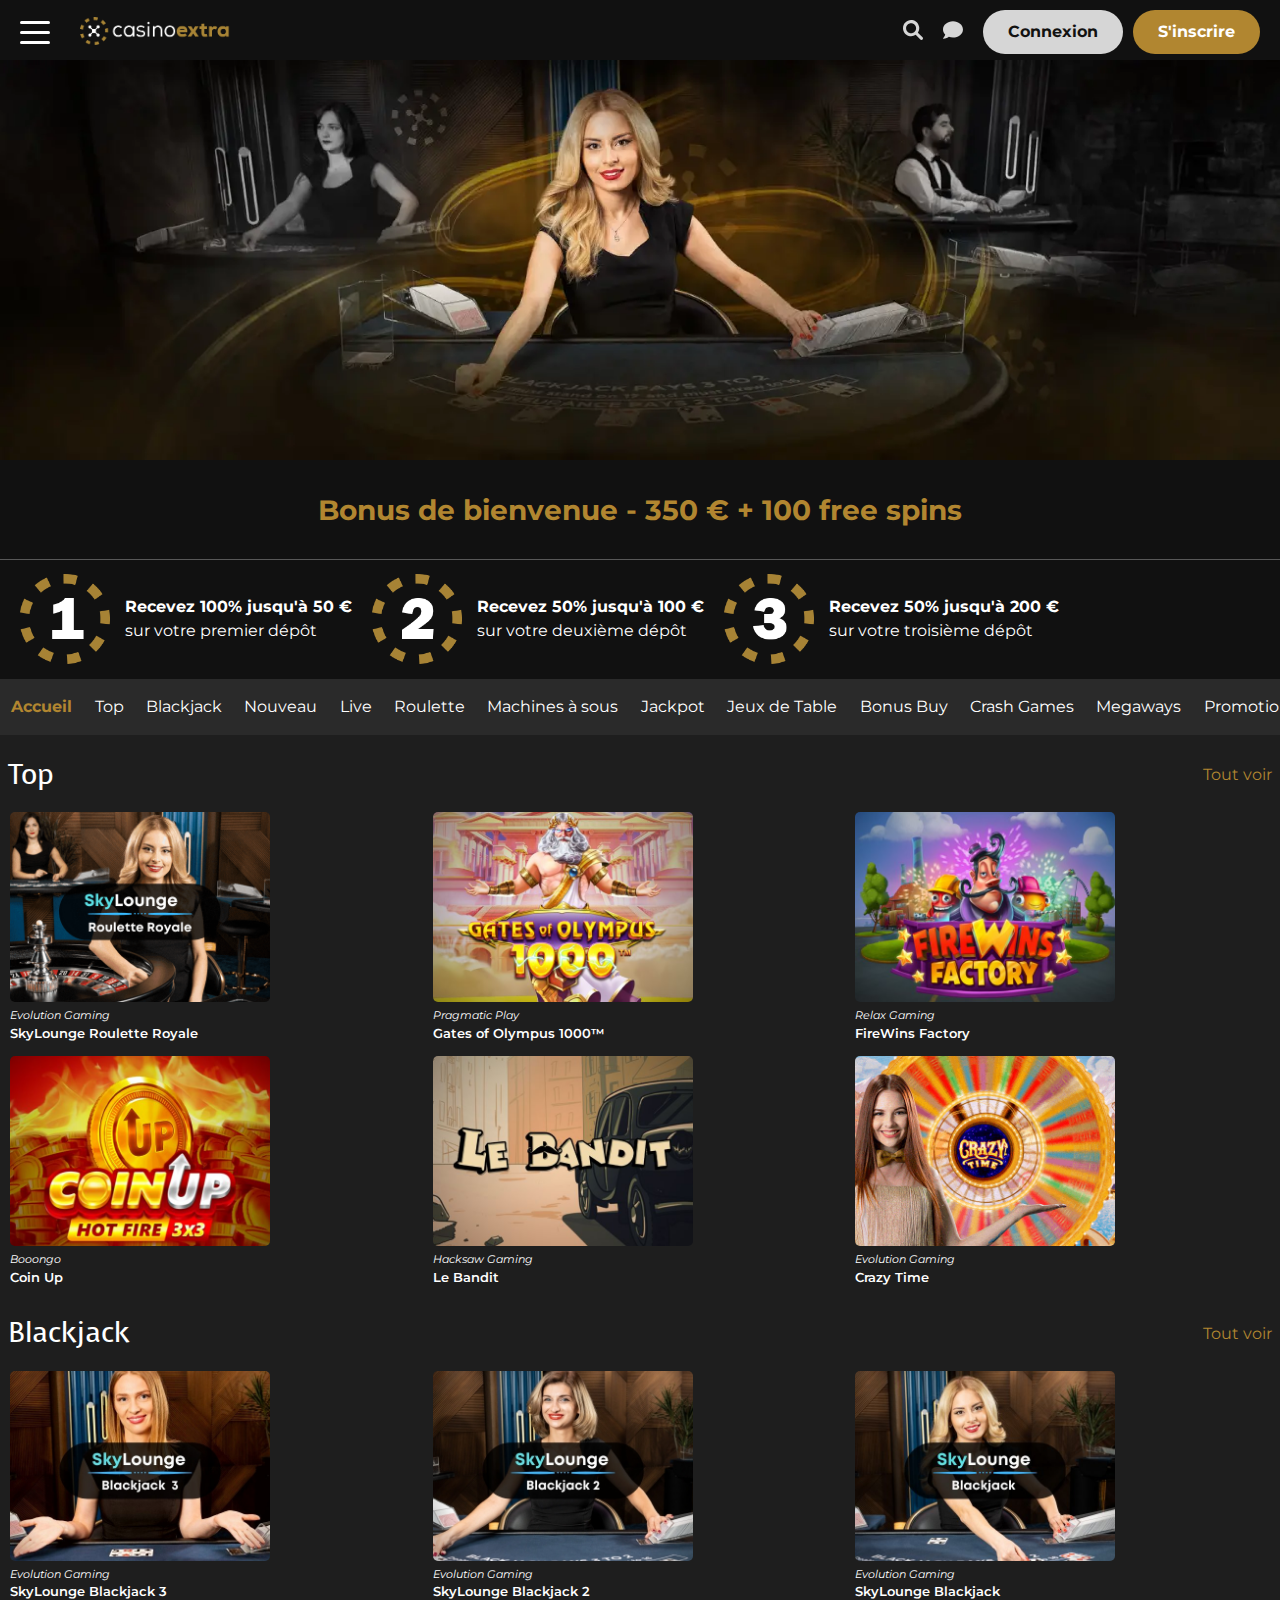
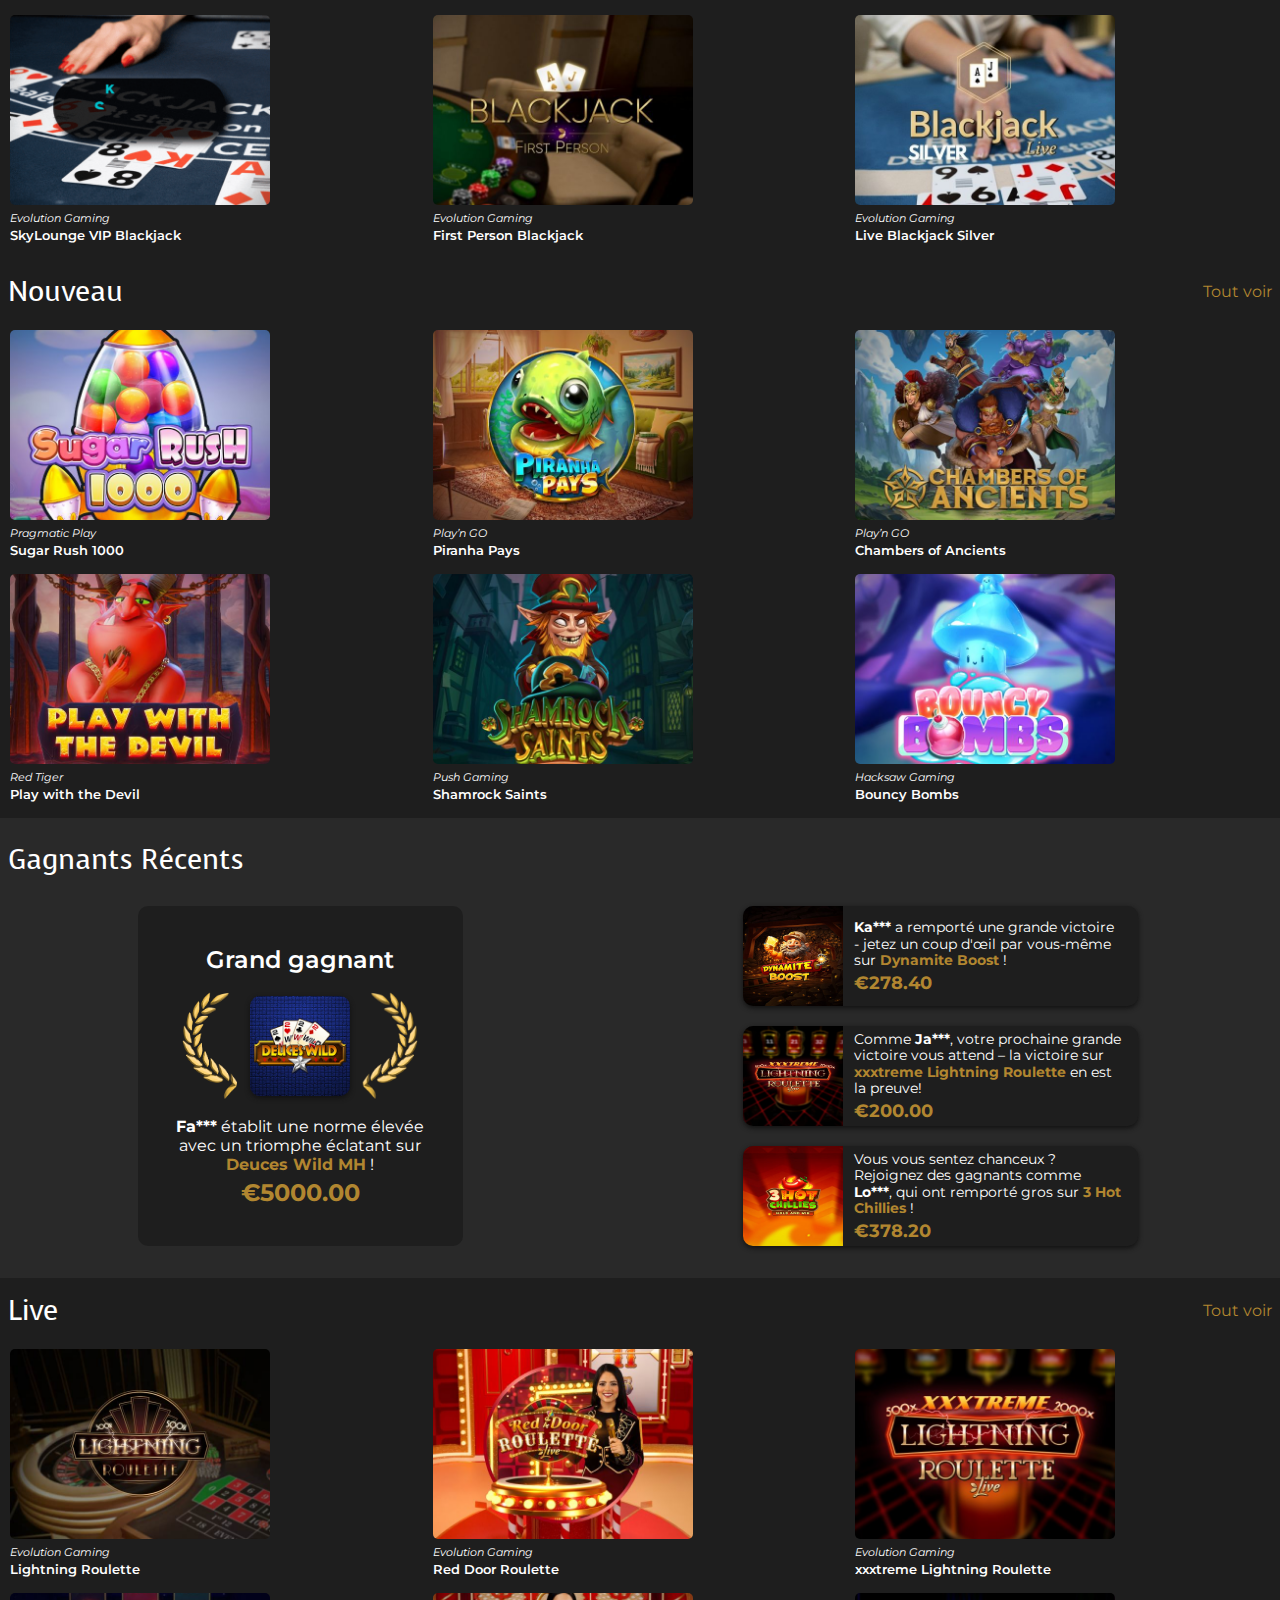
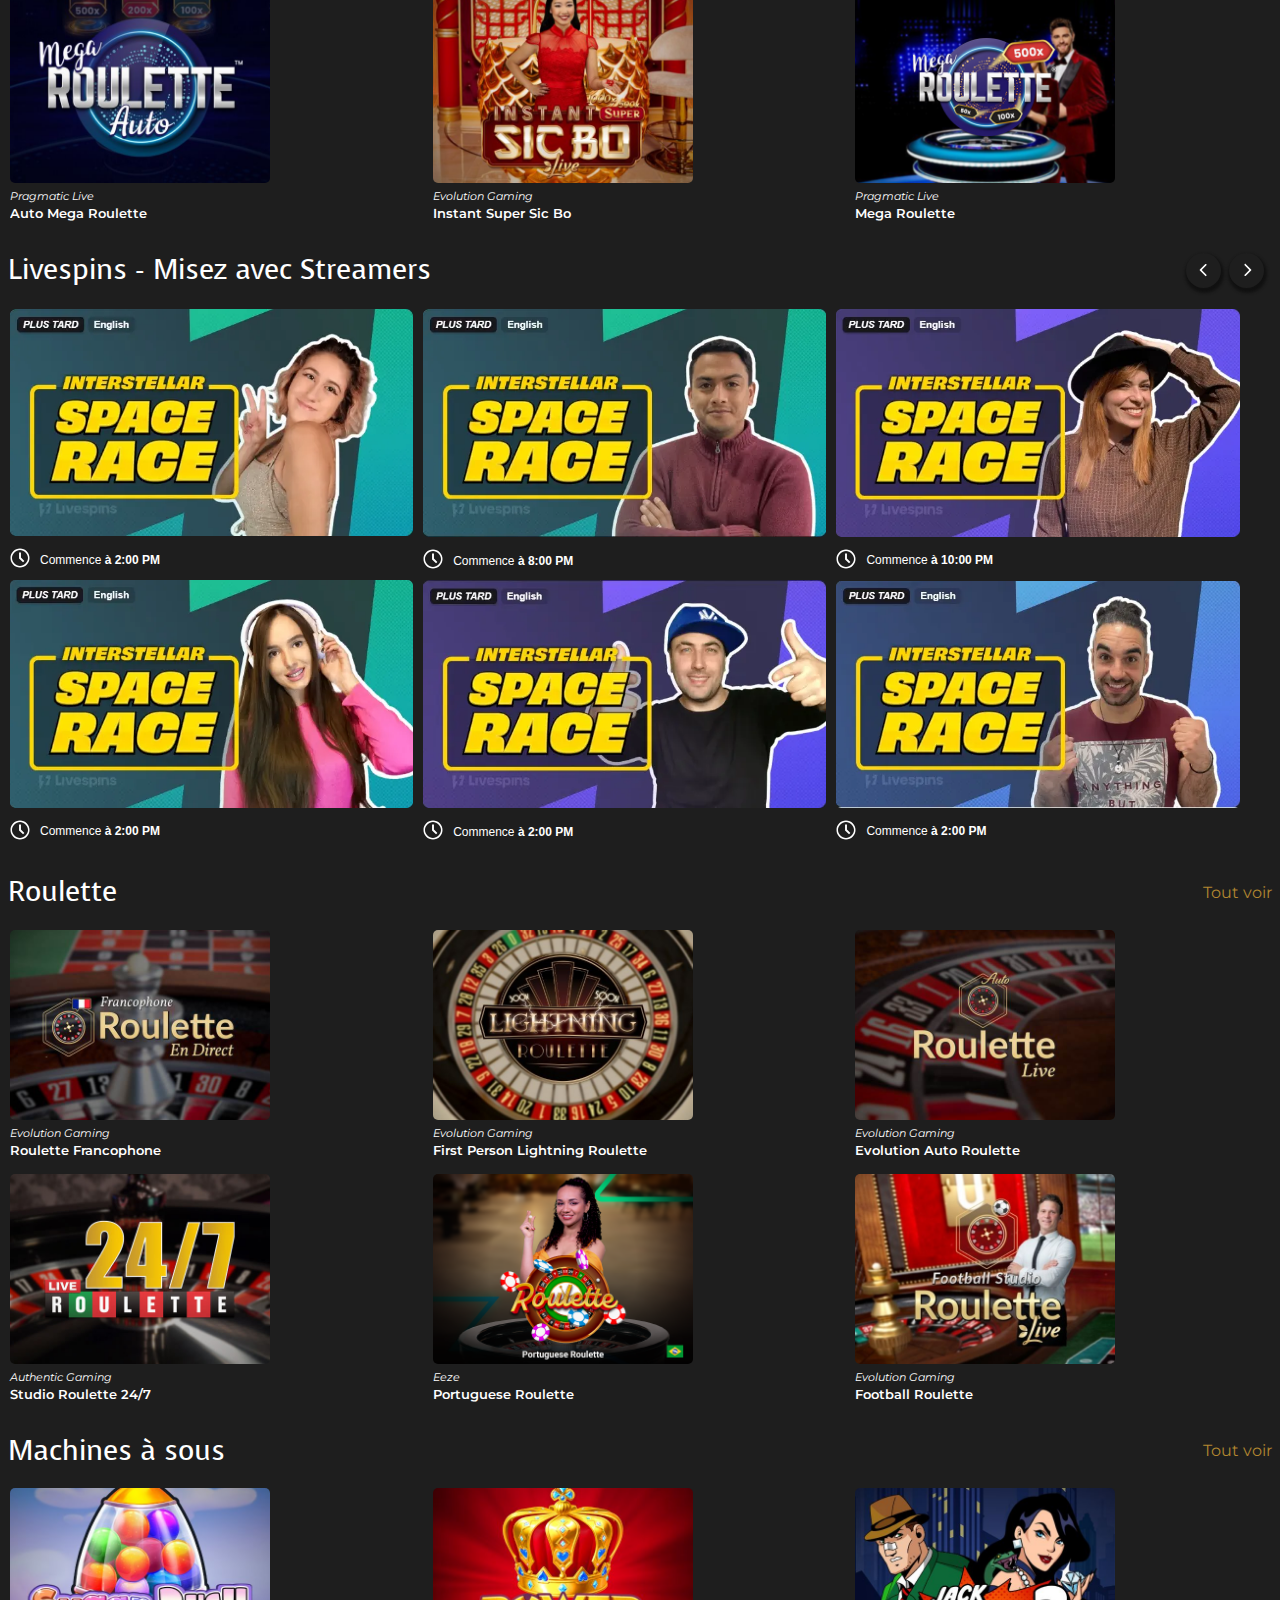
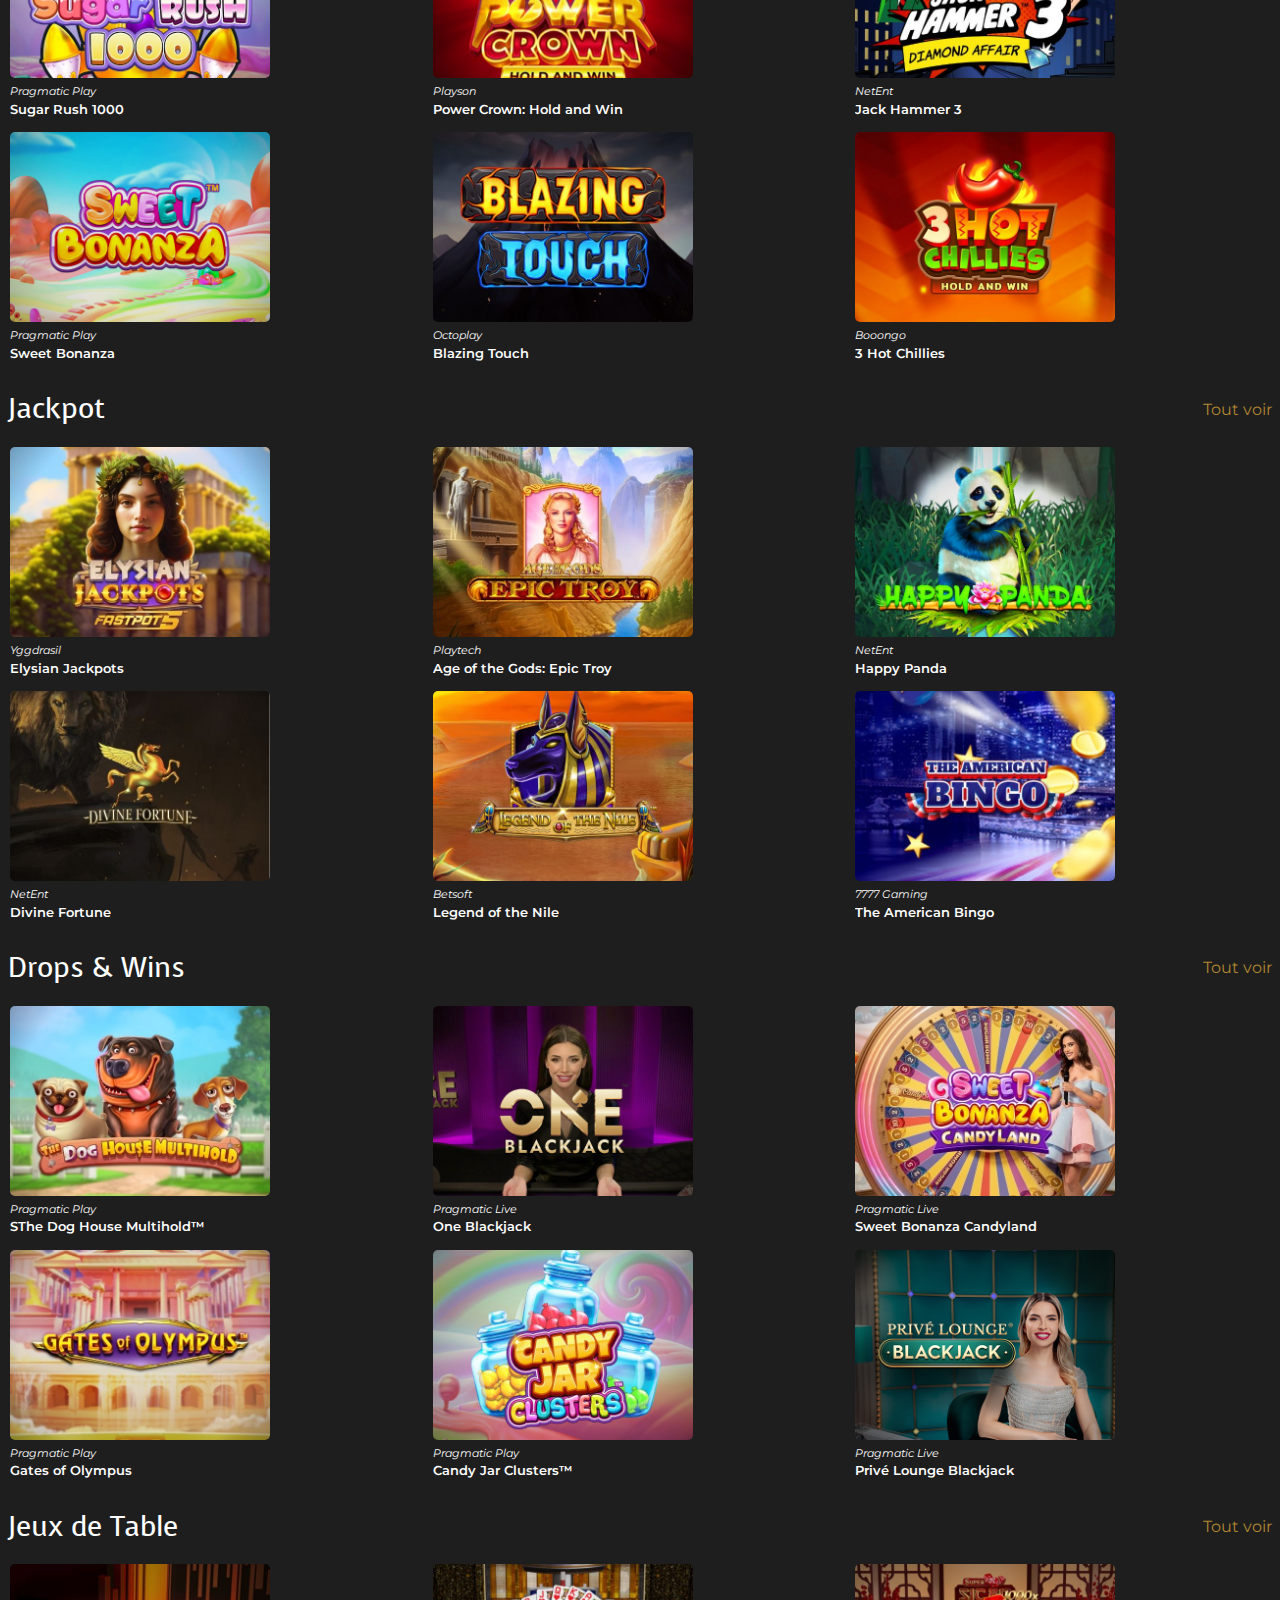
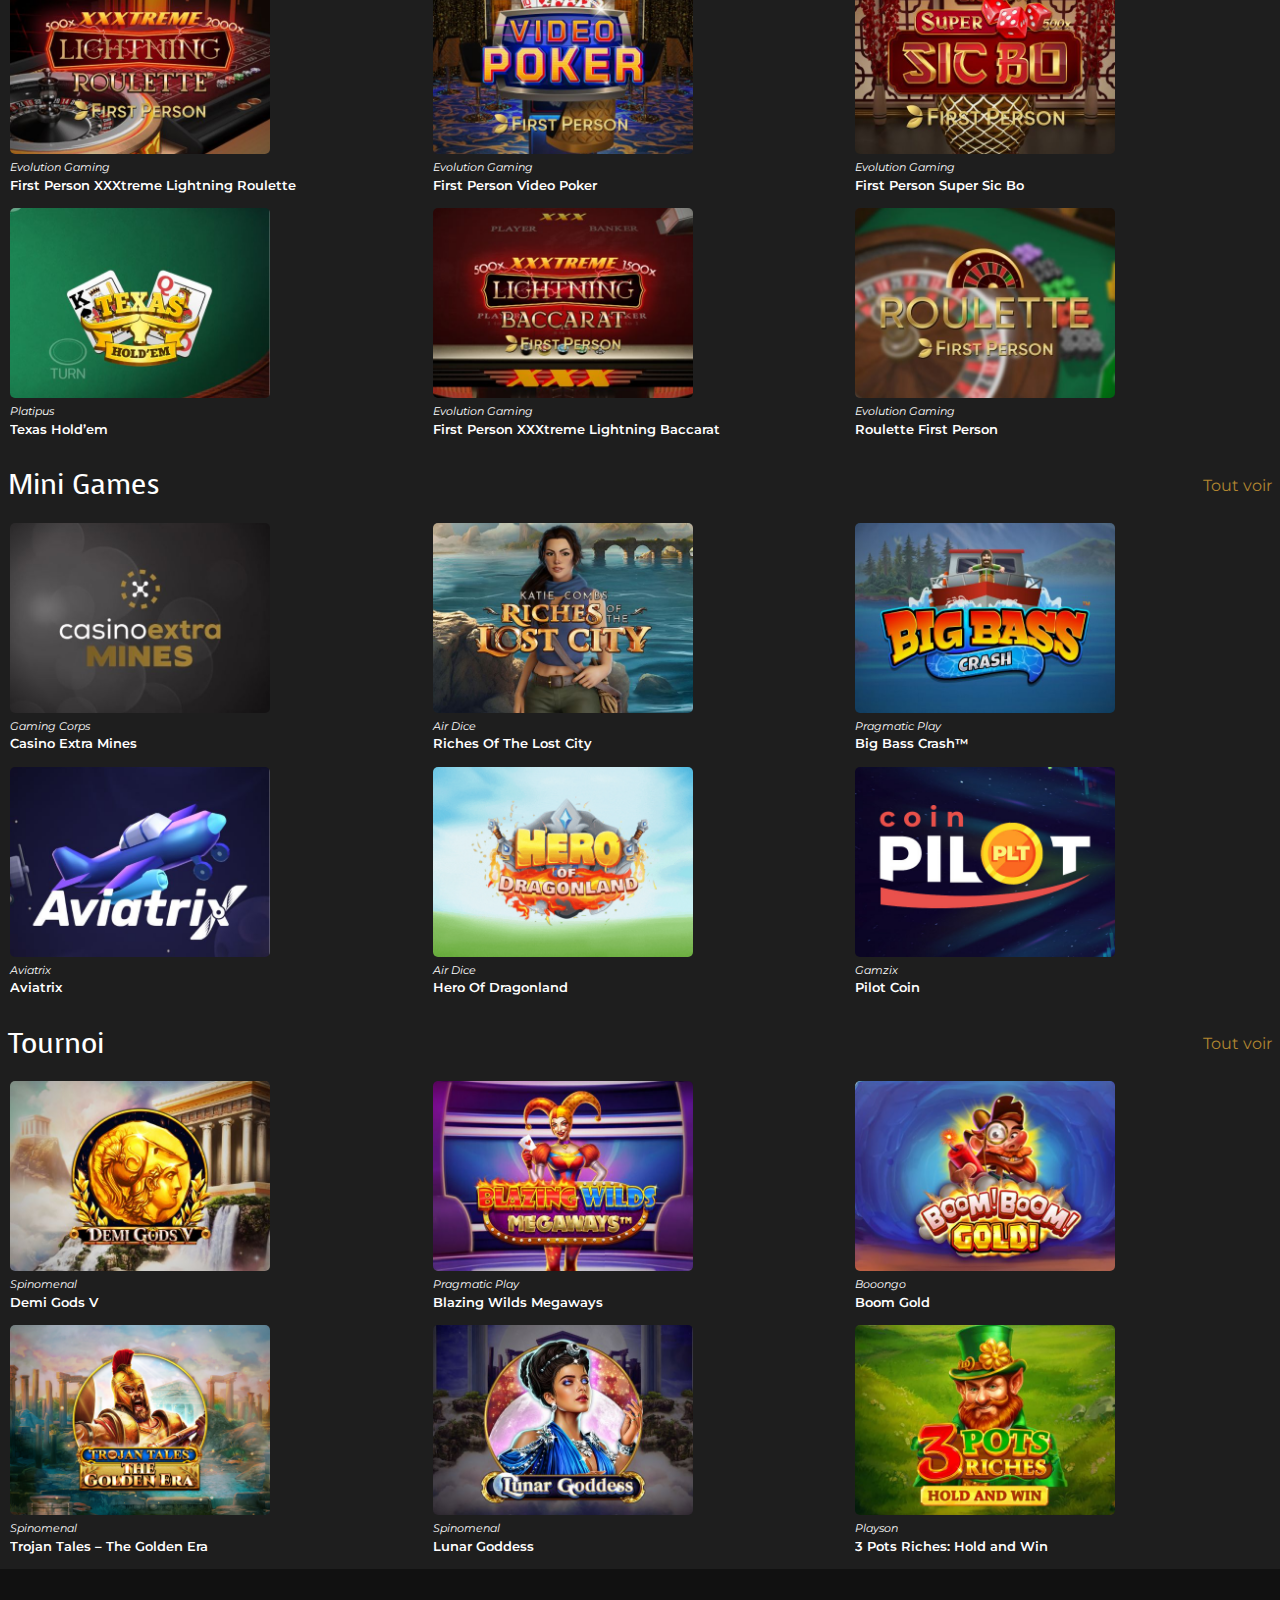
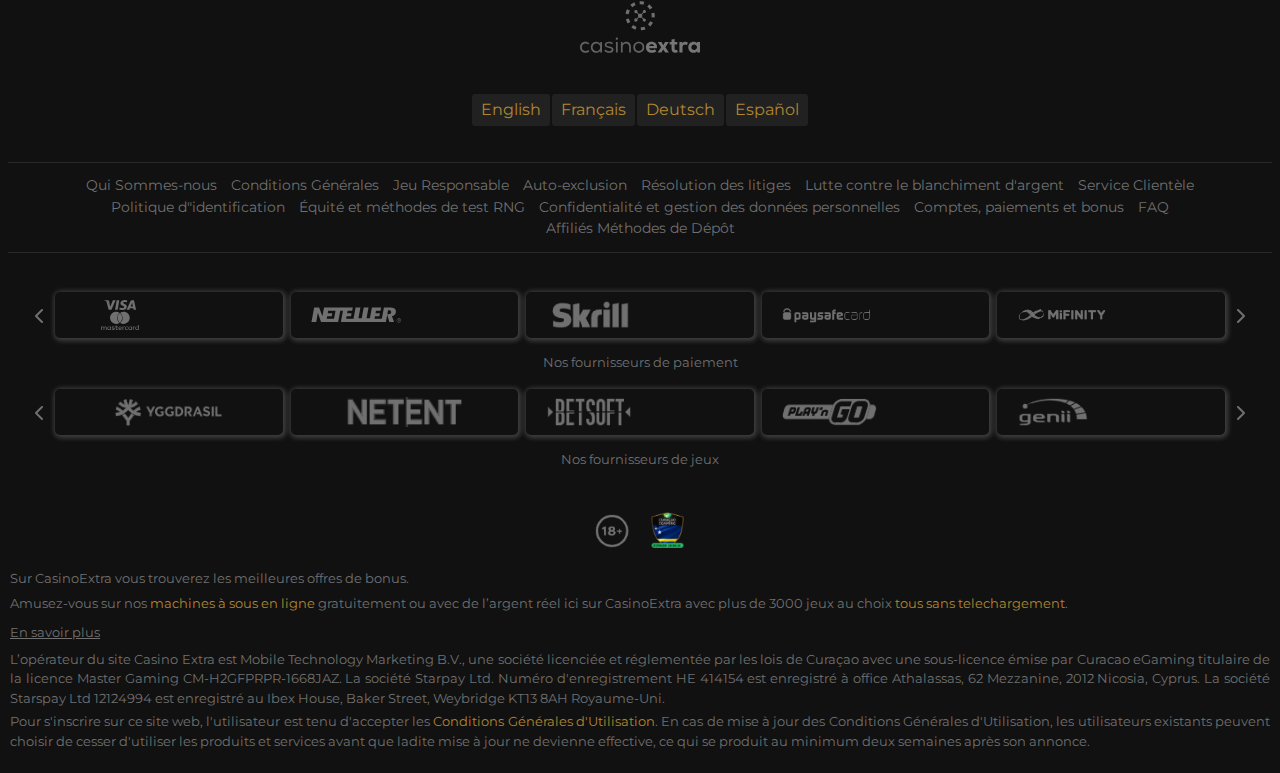
<file: index.html>
<!DOCTYPE html>
<html lang="fr">
  <head>
    <meta charset="UTF-8" />
    <meta name="viewport" content="width=device-width, initial-scale=1.0" />
    <link rel="preconnect" href="https://fonts.googleapis.com" />
    <link rel="preconnect" href="https://fonts.gstatic.com" crossorigin />
    <link
      href="https://fonts.googleapis.com/css2?family=Montserrat:ital,wght@0,100..900;1,100..900&display=swap"
      rel="stylesheet"
    />
    <link
      href="https://fonts.googleapis.com/css2?family=Voces&display=swap"
      rel="stylesheet"
    />
    <!-- Adaptive CSS -->
    <link rel="stylesheet" href="./css/modern-normalize.css" />
    <link rel="stylesheet" href="./css/styles.css" />
    <link rel="stylesheet" href="./css/styles-tab.css" />
    <link rel="stylesheet" href="./css/styles-pc.css" />

    <title>Casino Extra - Le casino en ligne vous rapporte plus</title>
  </head>

  <body>
    <header>
      <div class="header-container">
        <ul class="header-menu-left">
          <li>
            <ul class="burger-icon">
              <li class="line"></li>
              <li class="line"></li>
              <li class="line"></li>
            </ul>
          </li>
          <li class="logo-header-sm">
            <a href="#"></a>
            <img src="./img/logo-sm.png" alt="" width="40" height="40" />
          </li>
          <li class="logo-header">
            <a href="#"></a>
            <img src="./img/logo.png" alt="" width="150" height="30" />
          </li>
        </ul>

        <ul class="header-menu-right">
          <li class="header-icon-search">
            <svg class="search-button" width="20" height="20">
              <use href="./img/sprite.svg#search-button"></use>
            </svg>
          </li>
          <li class="header-icon-say">
            <svg class="say-button" width="20" height="20">
              <use href="./img/sprite.svg#say-button"></use>
            </svg>
          </li>
          <li><button class="h-btn" type="button">Connexion</button></li>
          <li><button class="hs-btn" type="button">S'inscrire</button></li>
        </ul>
      </div>
    </header>
    <main>
      <section class="main-slider">
        <div class="main-slider-container">
          <div class="main-slider-img"></div>
          <div class="main-slider-banner">
            <p>Bonus de bienvenue - 350&nbsp;€ +&nbsp;100 free spins</p>
          </div>
        </div>
      </section>
      <section>
        <div class="container-123">
          <ul class="block-123">
            <li><img src="./img/deposit-icon-1.png" /></li>
            <li class="block-123-text">
              Recevez 100% jusqu'à 50 € <br /><span id="depo-details"
                >sur votre premier dépôt</span
              >
            </li>
          </ul>
          <ul class="block-123">
            <li><img src="./img/deposit-icon-2.png" /></li>
            <li class="block-123-text">
              Recevez 50% jusqu'à 100 € <br /><span id="depo-details"
                >sur votre deuxième dépôt</span
              >
            </li>
          </ul>
          <ul class="block-123">
            <li><img src="./img/deposit-icon-3.png" /></li>
            <li class="block-123-text">
              Recevez 50% jusqu'à 200 € <br /><span id="depo-details"
                >sur votre troisième dépôt</span
              >
            </li>
          </ul>
        </div>
      </section>
      <section class="nav-menu">
        <div class="pos-container">
        <nav class="nav-nav">
          <div class="scroll-container">
            <ul class="nav-title">
              <li class="current"><a href="#">Accueil</a></li>
              <li><a href="#">Top</a></li>
              <li><a href="#">Blackjack</a></li>
              <li><a href="#">Nouveau</a></li>
              <li><a href="#">Live</a></li>
              <li><a href="#">Roulette</a></li>
              <li><a href="#">Machines à sous</a></li>
              <li><a href="#">Jackpot</a></li>
              <li><a href="#">Jeux de Table</a></li>
              <li><a href="#">Bonus Buy</a></li>
              <li><a href="#">Crash Games</a></li>
              <li><a href="#">Megaways</a></li>
              <li><a href="#">Promotions</a></li>
            </ul>
          </div>
        </nav>
      </div>
      </section>
      <section class="top-rated">
        <div class="pos-container">
        <div class="top-rated-container">
          <div id="rated-left"><h3>Top</h3></div>
          <div id="rated-right">Tout voir</div>
        </div>
        <div class="top-container">
          <ul class="top-cards">
            <li class="top-cards-item">
              <article class="card">
                <div class="card-thumb">
                  <img src="./img/SkyLounge_Roulette.gif" alt="" />
                  <div class="card-content">
                    <p>Evolution Gaming</p>
                    <h4>SkyLounge Roulette Royale</h4>
                  </div>
                </div>
              </article>
            </li>

            <li class="top-cards-item">
              <article class="card">
                <div class="card-thumb">
                  <img src="./img/Gates-of-Olympus-1000™-Thumb.jpg" alt="" />
                  <div class="card-content">
                    <p>Pragmatic Play</p>
                    <h4>Gates of Olympus 1000™</h4>
                  </div>
                </div>
              </article>
            </li>

            <li class="top-cards-item">
              <article class="card">
                <div class="card-thumb">
                  <img src="./img/FireWins-Factory-Thumb.jpg" alt="" />
                  <div class="card-content">
                    <p>Relax Gaming</p>
                    <h4>FireWins Factory</h4>
                  </div>
                </div>
              </article>
            </li>

            <li class="top-cards-item">
              <article class="card">
                <div class="card-thumb">
                  <img src="./img/Coin-Up-Thumb.jpg" alt="" />
                  <div class="card-content">
                    <p>Booongo</p>
                    <h4>Coin Up</h4>
                  </div>
                </div>
              </article>
            </li>

            <li class="top-cards-item">
              <article class="card">
                <div class="card-thumb">
                  <img src="./img/Le-Bandit-Thumb.jpg" alt="" />
                  <div class="card-content">
                    <p>Hacksaw Gaming</p>
                    <h4>Le Bandit</h4>
                  </div>
                </div>
              </article>
            </li>

            <li class="top-cards-item">
              <article class="card">
                <div class="card-thumb">
                  <img src="./img/CrazyTimeThumbnail_530x700.gif" alt="" />
                  <div class="card-content">
                    <p>Evolution Gaming</p>
                    <h4>Crazy Time</h4>
                  </div>
                </div>
              </article>
            </li>
          </ul>
        </div>
      </div>
      </section>
      <section class="blackjack">
        <div class="pos-container">
        <div class="top-rated-container">
          <div id="rated-left"><h3>Blackjack</h3></div>
          <div id="rated-right">Tout voir</div>
        </div>
        <div class="top-container">
          <ul class="top-cards">
            <li class="top-cards-item">
              <article class="card">
                <div class="card-thumb">
                  <img src="./img/SkyLounge_BJ_3.jpg" alt="" />
                  <div class="card-content">
                    <p>Evolution Gaming</p>
                    <h4>SkyLounge Blackjack 3</h4>
                  </div>
                </div>
              </article>
            </li>

            <li class="top-cards-item">
              <article class="card">
                <div class="card-thumb">
                  <img src="./img/skylounge_BJ2.jpg" alt="" />
                  <div class="card-content">
                    <p>Evolution Gaming</p>
                    <h4>SkyLounge Blackjack 2</h4>
                  </div>
                </div>
              </article>
            </li>

            <li class="top-cards-item">
              <article class="card">
                <div class="card-thumb">
                  <img src="./img/skyloungeBJ-1.jpg" alt="" />
                  <div class="card-content">
                    <p>Evolution Gaming</p>
                    <h4>SkyLounge Blackjack</h4>
                  </div>
                </div>
              </article>
            </li>

            <li class="top-cards-item">
              <article class="card">
                <div class="card-thumb">
                  <img src="./img/Skyloung-VIP.gif" alt="" />
                  <div class="card-content">
                    <p>Evolution Gaming</p>
                    <h4>SkyLounge VIP Blackjack</h4>
                  </div>
                </div>
              </article>
            </li>

            <li class="top-cards-item">
              <article class="card">
                <div class="card-thumb">
                  <img src="./img/Blackjack-Firstperson-Thumb.jpg" alt="" />
                  <div class="card-content">
                    <p>Evolution Gaming</p>
                    <h4>First Person Blackjack</h4>
                  </div>
                </div>
              </article>
            </li>

            <li class="top-cards-item">
              <article class="card">
                <div class="card-thumb">
                  <img src="./img/Blackjack-Silver-live-Thumb.jpg" alt="" />
                  <div class="card-content">
                    <p>Evolution Gaming</p>
                    <h4>Live Blackjack Silver</h4>
                  </div>
                </div>
              </article>
            </li>
          </ul>
        </div>
      </div>
      </section>

      <section class="nouveau">
        <div class="pos-container">
        <div class="top-rated-container">
          <div id="rated-left"><h3>Nouveau</h3></div>
          <div id="rated-right">Tout voir</div>
        </div>
        <div class="top-container">
          <ul class="top-cards">
            <li class="top-cards-item">
              <article class="card">
                <div class="card-thumb">
                  <img src="./img/Sugar-Rush-1000-Thumb.jpg" alt="" />
                  <div class="card-content">
                    <p>Pragmatic Play</p>
                    <h4>Sugar Rush 1000</h4>
                  </div>
                </div>
              </article>
            </li>

            <li class="top-cards-item">
              <article class="card">
                <div class="card-thumb">
                  <img src="./img/Piranha-Pays-Thumb.jpg" alt="" />
                  <div class="card-content">
                    <p>Play’n GO</p>
                    <h4>Piranha Pays</h4>
                  </div>
                </div>
              </article>
            </li>

            <li class="top-cards-item">
              <article class="card">
                <div class="card-thumb">
                  <img src="./img/Chambers-of-Ancients-Thumb.jpg" alt="" />
                  <div class="card-content">
                    <p>Play’n GO</p>
                    <h4>Chambers of Ancients</h4>
                  </div>
                </div>
              </article>
            </li>

            <li class="top-cards-item">
              <article class="card">
                <div class="card-thumb">
                  <img src="./img/Play-with-the-Devil-Thumb.jpg" alt="" />
                  <div class="card-content">
                    <p>Red Tiger</p>
                    <h4>Play with the Devil</h4>
                  </div>
                </div>
              </article>
            </li>

            <li class="top-cards-item">
              <article class="card">
                <div class="card-thumb">
                  <img src="./img/Shamrock-Saints-Thumb1.jpg" alt="" />
                  <div class="card-content">
                    <p>Push Gaming</p>
                    <h4>Shamrock Saints</h4>
                  </div>
                </div>
              </article>
            </li>

            <li class="top-cards-item">
              <article class="card">
                <div class="card-thumb">
                  <img src="./img/Bouncy-Bombs-Thumb.jpg" alt="" />
                  <div class="card-content">
                    <p>Hacksaw Gaming</p>
                    <h4>Bouncy Bombs</h4>
                  </div>
                </div>
              </article>
            </li>
          </ul>
        </div>
      </div>
      </section>
      <section class="gagnants-recents">
        <div class="pos-container">
        <div class="top-rated-container gagnant">
          <div id="rated-left"><h3>Gagnants Récents</h3></div>
        </div>
        <div class="award-winner-flex">
        <div class="award">
          <h4>Grand gagnant</h4>
          <ul class="diploma">
            <li class="left-branch">
              <img
                src="./img/biggest-winner-branch.png"
                alt=""
                width="46"
                height="85"
              />
            </li>
            <li class="center-branch">
              <img src="./img/Deuces-Wild.jpg" alt="" width="80" height="80" />
            </li>
            <li class="right-branch">
              <img
                src="./img/biggest-winner-branch.png"
                alt=""
                width="46"
                height="85"
              />
            </li>
          </ul>
          <div class="winner-text">
            <span class="win-text "
              ><strong>Fa***</strong> établit une norme élevée avec un triomphe
              éclatant sur
              <strong class="winner-game-title">Deuces Wild MH</strong> !</span
            >
            <div class="win-amount-win-text"><strong> €5000.00</strong></div>
          </div>
        </div>

        <div class="winner-cards">
          <ul class="winner-card-results">
            <li class="w-card-img">
              <img src="./img/Dynamite-Boost-Thumb.jpg" alt="" />
            </li>
            <ul class="w-card-text-container">
              <li class="w-card-text">
                <div class="w-card-text-block">
                  <span class="win-text win-card"
                    ><strong>Ka***</strong> a remporté une grande victoire -
                    jetez un coup d'œil par vous-même sur
                    <strong class="winner-game-title win-card">Dynamite Boost</strong>
                    !</span
                  >
                </div>
              </li>
              <li class="win-amount-win-text win-money"><strong> €278.40</strong></li>
            </ul>
          </ul>
          <ul class="winner-card-results">
            <li class="w-card-img">
              <img src="./img/xxtreme.jpg" alt="" />
            </li>
            <ul class="w-card-text-container">
              <li class="w-card-text">
                <div class="w-card-text-block">
                  <span class="win-text win-card"
                    >Comme <strong>Ja***</strong>, votre prochaine grande
                    victoire vous attend – la victoire sur
                    <strong class="winner-game-title win-card"
                      >xxxtreme Lightning Roulette</strong
                    >
                    en est la preuve!
                  </span>
                </div>
              </li>
              <li class="win-amount-win-text win-money"><strong> €200.00</strong></li>
            </ul>
          </ul>
          <ul class="winner-card-results">
            <li class="w-card-img">
              <img src="./img/3hotchillies-thumb.jpg" alt="" />
            </li>
            <ul class="w-card-text-container">
              <li class="w-card-text">
                <div class="w-card-text-block">
                  <span class="win-text win-card"
                    >Vous vous sentez chanceux ? Rejoignez des gagnants
                    comme<strong> Lo***</strong>, qui ont remporté gros sur
                    <strong class="winner-game-title win-card">3 Hot Chillies</strong>
                    !</span
                  >
                </div>
              </li>
              <li class="win-amount-win-text win-money"><strong> €378.20</strong></li>
            </ul>
          </ul>
        </div>
        <div class="winner-cards cards-pc">
          <ul class="winner-card-results">
            <li class="w-card-img">
              <img src="./img/Pirates-Smugglers.jpg" alt="" />
            </li>
            <ul class="w-card-text-container">
              <li class="w-card-text">
                <div class="w-card-text-block">
                  <span class="win-text win-card"
                    ><strong>Ja***</strong> a remporté une grande victoire -
                    jetez un coup d'œil par vous-même sur
                    <strong class="winner-game-title win-card">Pirates smugglers paradise</strong>
                    !</span
                  >
                </div>
              </li>
              <li class="win-amount-win-text win-money"><strong> €250.40</strong></li>
            </ul>
          </ul>
          <ul class="winner-card-results">
            <li class="w-card-img">
              <img src="./img/diamondfortunatorthumb.gif" alt="" />
            </li>
            <ul class="w-card-text-container">
              <li class="w-card-text">
                <div class="w-card-text-block">
                  <span class="win-text win-card"
                    >Comme <strong>Ka***</strong>, votre prochaine grande
                    victoire vous attend – la victoire sur
                    <strong class="winner-game-title win-card"
                      >Diamond Fortunator</strong
                    >
                    en est la preuve!
                  </span>
                </div>
              </li>
              <li class="win-amount-win-text win-money"><strong> €300.00</strong></li>
            </ul>
          </ul>
          <ul class="winner-card-results">
            <li class="w-card-img">
              <img src="./img/Gnomes-And-Giants-Thumb.jpg" alt="" />
            </li>
            <ul class="w-card-text-container">
              <li class="w-card-text">
                <div class="w-card-text-block">
                  <span class="win-text win-card"
                    >Vous vous sentez chanceux ? Rejoignez des gagnants
                    comme<strong> Ma***</strong>, qui ont remporté gros sur
                    <strong class="winner-game-title win-card">Gnomes & Giants</strong>
                    !</span
                  >
                </div>
              </li>
              <li class="win-amount-win-text win-money"><strong> €287.60</strong></li>
            </ul>
          </ul>
        </div>
      </div>
    </div>
      </section>
      <section class="live">
        <div class="pos-container">
        <div class="top-rated-container">
          <div id="rated-left"><h3>Live</h3></div>
          <div id="rated-right">Tout voir</div>
        </div>
        <div class="top-container">
          <ul class="top-cards">
            <li class="top-cards-item">
              <article class="card">
                <div class="card-thumb">
                  <img src="./img/Lightning-Roulette-1.jpg" alt="" />
                  <div class="card-content">
                    <p>Evolution Gaming</p>
                    <h4>Lightning Roulette</h4>
                  </div>
                </div>
              </article>
            </li>

            <li class="top-cards-item">
              <article class="card">
                <div class="card-thumb">
                  <img src="./img/reddoorroulette-thumb.jpg" alt="" />
                  <div class="card-content">
                    <p>Evolution Gaming</p>
                    <h4>Red Door Roulette</h4>
                  </div>
                </div>
              </article>
            </li>

            <li class="top-cards-item">
              <article class="card">
                <div class="card-thumb">
                  <img src="./img/xxtreme.jpg" alt="" />
                  <div class="card-content">
                    <p>Evolution Gaming</p>
                    <h4>xxxtreme Lightning Roulette</h4>
                  </div>
                </div>
              </article>
            </li>

            <li class="top-cards-item">
              <article class="card">
                <div class="card-thumb">
                  <img src="./img/Auto-Mega-Roulette-Thumb.jpg" alt="" />
                  <div class="card-content">
                    <p>Pragmatic Live</p>
                    <h4>Auto Mega Roulette</h4>
                  </div>
                </div>
              </article>
            </li>

            <li class="top-cards-item">
              <article class="card">
                <div class="card-thumb">
                  <img src="./img/Instant-Super-Sic-Bo.jpg" alt="" />
                  <div class="card-content">
                    <p>Evolution Gaming</p>
                    <h4>Instant Super Sic Bo</h4>
                  </div>
                </div>
              </article>
            </li>

            <li class="top-cards-item">
              <article class="card">
                <div class="card-thumb">
                  <img src="./img/Mega-Roulette-Thumb.jpg" alt="" />
                  <div class="card-content">
                    <p>Pragmatic Live</p>
                    <h4>Mega Roulette</h4>
                  </div>
                </div>
              </article>
            </li>
          </ul>
        </div>
      </div>
      </section>
      <section class="livespins">
        <div class="pos-container">
        <div class="top-rated-container">
          <div id="rated-left"><h3>Livespins - Misez avec Streamers</h3></div>
          <div class="arrow-container">
            <ul class="arrows">
              <li class="ar-back">
                <svg width="16" height="14">
                  <use href="./img/sprite.svg#arrow-slider"></use>
                </svg>
              </li>

              <li class="ar-forward">
                <svg width="16" height="14">
                  <use href="./img/sprite.svg#arrow-slider"></use>
                </svg>
              </li>
            </ul>
          </div>
        </div>
        <div class="bloggers-container">
          <ul class="blogger-card">
            <li><img src="./img/blogger-1.webp" /></li>
            <li class="blogger-note">
              <div>
                <svg width="20" height="20">
                  <use href="./img/sprite.svg#clock"></use>
                </svg>
              </div>
              <div id="b-time">Commence <strong>à 2:00 PM</strong></div>
            </li>
          </ul>

          <ul class="blogger-card">
            <li><img src="./img/blogger-2.webp" /></li>
            <li class="blogger-note">
              <div>
                <svg width="20" height="20">
                  <use href="./img/sprite.svg#clock"></use>
                </svg>
              </div>
              <div id="b-time">Commence <strong>à 8:00 PM</strong></div>
            </li>
          </ul>

          <ul class="blogger-card">
            <li><img src="./img/blogger-3.webp" /></li>
            <li class="blogger-note">
              <div>
                <svg width="20" height="20">
                  <use href="./img/sprite.svg#clock"></use>
                </svg>
              </div>
              <div id="b-time">Commence <strong>à 10:00 PM</strong></div>
            </li>
          </ul>

          <ul class="blogger-card">
            <li><img src="./img/blogger-4.webp" /></li>
            <li class="blogger-note">
              <div>
                <svg width="20" height="20">
                  <use href="./img/sprite.svg#clock"></use>
                </svg>
              </div>
              <div id="b-time">Commence <strong>à 2:00 PM</strong></div>
            </li>
          </ul>

          <ul class="blogger-card">
            <li><img src="./img/blogger-5.webp" /></li>
            <li class="blogger-note">
              <div>
                <svg width="20" height="20">
                  <use href="./img/sprite.svg#clock"></use>
                </svg>
              </div>
              <div id="b-time">Commence <strong>à 2:00 PM</strong></div>
            </li>
          </ul>

          <ul class="blogger-card">
            <li><img src="./img/blogger-6.webp" /></li>
            <li class="blogger-note">
              <div>
                <svg width="20" height="20">
                  <use href="./img/sprite.svg#clock"></use>
                </svg>
              </div>
              <div id="b-time">Commence <strong>à 2:00 PM</strong></div>
            </li>
          </ul>
        </div>
      </div>
      </section>

      <section class="roulette">
        <div class="pos-container">
        <div class="top-rated-container">
          <div id="rated-left"><h3>Roulette</h3></div>
          <div id="rated-right">Tout voir</div>
        </div>
        <div class="top-container">
          <ul class="top-cards">
            <li class="top-cards-item">
              <article class="card">
                <div class="card-thumb">
                  <img src="./img/French-Roulette.jpg" alt="" />
                  <div class="card-content">
                    <p>Evolution Gaming</p>
                    <h4>Roulette Francophone</h4>
                  </div>
                </div>
              </article>
            </li>

            <li class="top-cards-item">
              <article class="card">
                <div class="card-thumb">
                  <img src="./img/Lightning-Roulette-First-Person.jpg" alt="" />
                  <div class="card-content">
                    <p>Evolution Gaming</p>
                    <h4>First Person Lightning Roulette</h4>
                  </div>
                </div>
              </article>
            </li>

            <li class="top-cards-item">
              <article class="card">
                <div class="card-thumb">
                  <img src="./img/AutoRoulette.jpg" alt="" />
                  <div class="card-content">
                    <p>Evolution Gaming</p>
                    <h4>Evolution Auto Roulette</h4>
                  </div>
                </div>
              </article>
            </li>

            <li class="top-cards-item">
              <article class="card">
                <div class="card-thumb">
                  <img src="./img/24-7-Roulette.jpg" alt="" />
                  <div class="card-content">
                    <p>Authentic Gaming</p>
                    <h4>Studio Roulette 24/7</h4>
                  </div>
                </div>
              </article>
            </li>

            <li class="top-cards-item">
              <article class="card">
                <div class="card-thumb">
                  <img src="./img/Portuguese-Roulette_M002.png" alt="" />
                  <div class="card-content">
                    <p>Eeze</p>
                    <h4>Portuguese Roulette</h4>
                  </div>
                </div>
              </article>
            </li>

            <li class="top-cards-item">
              <article class="card">
                <div class="card-thumb">
                  <img src="./img/Football-Roulette-Thumb.jpg" alt="" />
                  <div class="card-content">
                    <p>Evolution Gaming</p>
                    <h4>Football Roulette</h4>
                  </div>
                </div>
              </article>
            </li>
          </ul>
        </div>
      </div>
      </section>

      <section class="machines">
        <div class="pos-container">
        <div class="top-rated-container">
          <div id="rated-left"><h3>Machines à sous</h3></div>
          <div id="rated-right">Tout voir</div>
        </div>
        <div class="top-container">
          <ul class="top-cards">
            <li class="top-cards-item">
              <article class="card">
                <div class="card-thumb">
                  <img src="./img/Sugar-Rush-1000-Thumb.jpg" alt="" />
                  <div class="card-content">
                    <p>Pragmatic Play</p>
                    <h4>Sugar Rush 1000</h4>
                  </div>
                </div>
              </article>
            </li>

            <li class="top-cards-item">
              <article class="card">
                <div class="card-thumb">
                  <img src="./img/Power-Crown-Hold-and-Win-Thumb.jpg" alt="" />
                  <div class="card-content">
                    <p>Playson</p>
                    <h4>Power Crown: Hold and Win</h4>
                  </div>
                </div>
              </article>
            </li>

            <li class="top-cards-item">
              <article class="card">
                <div class="card-thumb">
                  <img src="./img/Jack-Hammer-3-Thumb.jpg" alt="" />
                  <div class="card-content">
                    <p>NetEnt</p>
                    <h4>Jack Hammer 3</h4>
                  </div>
                </div>
              </article>
            </li>

            <li class="top-cards-item">
              <article class="card">
                <div class="card-thumb">
                  <img src="./img/Sweet-Bonanza.jpg" alt="" />
                  <div class="card-content">
                    <p>Pragmatic Play</p>
                    <h4>Sweet Bonanza</h4>
                  </div>
                </div>
              </article>
            </li>

            <li class="top-cards-item">
              <article class="card">
                <div class="card-thumb">
                  <img src="./img/Blazing-Touch-Thumb.jpg" alt="" />
                  <div class="card-content">
                    <p>Octoplay</p>
                    <h4>Blazing Touch</h4>
                  </div>
                </div>
              </article>
            </li>

            <li class="top-cards-item">
              <article class="card">
                <div class="card-thumb">
                  <img src="./img/3hotchillies-thumb.jpg" alt="" />
                  <div class="card-content">
                    <p>Booongo</p>
                    <h4>3 Hot Chillies</h4>
                  </div>
                </div>
              </article>
            </li>
          </ul>
        </div>
      </div>
      </section>

      <section class="jackpot">
        <div class="pos-container">
        <div class="top-rated-container">
          <div id="rated-left"><h3>Jackpot</h3></div>
          <div id="rated-right">Tout voir</div>
        </div>
        <div class="top-container">
          <ul class="top-cards">
            <li class="top-cards-item">
              <article class="card">
                <div class="card-thumb">
                  <img src="./img/Elysian-Jackpots-Thumb.jpg" alt="" />
                  <div class="card-content">
                    <p>Yggdrasil</p>
                    <h4>Elysian Jackpots</h4>
                  </div>
                </div>
              </article>
            </li>

            <li class="top-cards-item">
              <article class="card">
                <div class="card-thumb">
                  <img
                    src="./img/Copy-of-Copy-of-Copy-of-Copy-of-Copy-of-Copy-of-safe-zone-2.jpg"
                    alt=""
                  />
                  <div class="card-content">
                    <p>Playtech</p>
                    <h4>Age of the Gods: Epic Troy</h4>
                  </div>
                </div>
              </article>
            </li>

            <li class="top-cards-item">
              <article class="card">
                <div class="card-thumb">
                  <img src="./img/Happy-Panda-Thumb.jpg" alt="" />
                  <div class="card-content">
                    <p>NetEnt</p>
                    <h4>Happy Panda</h4>
                  </div>
                </div>
              </article>
            </li>

            <li class="top-cards-item">
              <article class="card">
                <div class="card-thumb">
                  <img src="./img/DivineFortune.jpg" alt="" />
                  <div class="card-content">
                    <p>NetEnt</p>
                    <h4>Divine Fortune</h4>
                  </div>
                </div>
              </article>
            </li>

            <li class="top-cards-item">
              <article class="card">
                <div class="card-thumb">
                  <img src="./img/legendofthem.jpg" alt="" />
                  <div class="card-content">
                    <p>Betsoft</p>
                    <h4>Legend of the Nile</h4>
                  </div>
                </div>
              </article>
            </li>

            <li class="top-cards-item">
              <article class="card">
                <div class="card-thumb">
                  <img src="./img/theamericanbingo.jpg" alt="" />
                  <div class="card-content">
                    <p>7777 Gaming</p>
                    <h4>The American Bingo</h4>
                  </div>
                </div>
              </article>
            </li>
          </ul>
        </div>
      </div>
      </section>

      <section class="drops">
        <div class="pos-container">
        <div class="top-rated-container">
          <div id="rated-left"><h3>Drops & Wins</h3></div>
          <div id="rated-right">Tout voir</div>
        </div>
        <div class="top-container">
          <ul class="top-cards">
            <li class="top-cards-item">
              <article class="card">
                <div class="card-thumb">
                  <img src="./img/The-Dog-House-Multihold™-Thumb.jpg" alt="" />
                  <div class="card-content">
                    <p>Pragmatic Play</p>
                    <h4>SThe Dog House Multihold™</h4>
                  </div>
                </div>
              </article>
            </li>

            <li class="top-cards-item">
              <article class="card">
                <div class="card-thumb">
                  <img src="./img/OneBJ-B-Thumb.jpg" alt="" />
                  <div class="card-content">
                    <p>Pragmatic Live</p>
                    <h4>One Blackjack</h4>
                  </div>
                </div>
              </article>
            </li>

            <li class="top-cards-item">
              <article class="card">
                <div class="card-thumb">
                  <img src="./img/swbonanzathumb.jpg" alt="" />
                  <div class="card-content">
                    <p>Pragmatic Live</p>
                    <h4>Sweet Bonanza Candyland</h4>
                  </div>
                </div>
              </article>
            </li>

            <li class="top-cards-item">
              <article class="card">
                <div class="card-thumb">
                  <img src="./img/GatesofOlympus-Thumb.jpg" alt="" />
                  <div class="card-content">
                    <p>Pragmatic Play</p>
                    <h4>Gates of Olympus</h4>
                  </div>
                </div>
              </article>
            </li>

            <li class="top-cards-item">
              <article class="card">
                <div class="card-thumb">
                  <img src="./img/Candy-Jar-Clusters™-Thumb.jpg" alt="" />
                  <div class="card-content">
                    <p>Pragmatic Play</p>
                    <h4>Candy Jar Clusters™</h4>
                  </div>
                </div>
              </article>
            </li>

            <li class="top-cards-item">
              <article class="card">
                <div class="card-thumb">
                  <img src="./img/Prive-Lounge-Blackjack.png" alt="" />
                  <div class="card-content">
                    <p>Pragmatic Live</p>
                    <h4>Privé Lounge Blackjack</h4>
                  </div>
                </div>
              </article>
            </li>
          </ul>
        </div>
      </div>
      </section>

      <section class="jeux">
        <div class="pos-container">
        <div class="top-rated-container">
          <div id="rated-left"><h3>Jeux de Table</h3></div>
          <div id="rated-right">Tout voir</div>
        </div>
        <div class="top-container">
          <ul class="top-cards">
            <li class="top-cards-item">
              <article class="card">
                <div class="card-thumb">
                  <img
                    src="./img/First-Person-XXXtreme-Lightning-Roulette-Thumb.jpg"
                    alt=""
                  />
                  <div class="card-content">
                    <p>Evolution Gaming</p>
                    <h4>First Person XXXtreme Lightning Roulette</h4>
                  </div>
                </div>
              </article>
            </li>

            <li class="top-cards-item">
              <article class="card">
                <div class="card-thumb">
                  <img src="./img/First-Person-Video-Poker-Thumb.jpg" alt="" />
                  <div class="card-content">
                    <p>Evolution Gaming</p>
                    <h4>First Person Video Poker</h4>
                  </div>
                </div>
              </article>
            </li>

            <li class="top-cards-item">
              <article class="card">
                <div class="card-thumb">
                  <img src="./img/First-Person-Super-Sic-Bo-Thumb.jpg" alt="" />
                  <div class="card-content">
                    <p>Evolution Gaming</p>
                    <h4>First Person Super Sic Bo</h4>
                  </div>
                </div>
              </article>
            </li>

            <li class="top-cards-item">
              <article class="card">
                <div class="card-thumb">
                  <img src="./img/them124.jpg" alt="" />
                  <div class="card-content">
                    <p>Platipus</p>
                    <h4>Texas Hold’em</h4>
                  </div>
                </div>
              </article>
            </li>

            <li class="top-cards-item">
              <article class="card">
                <div class="card-thumb">
                  <img
                    src="./img/First-Person-XXXtreme-lightning-Baccarat-Thumb.jpg"
                    alt=""
                  />
                  <div class="card-content">
                    <p>Evolution Gaming</p>
                    <h4>First Person XXXtreme Lightning Baccarat</h4>
                  </div>
                </div>
              </article>
            </li>

            <li class="top-cards-item">
              <article class="card">
                <div class="card-thumb">
                  <img src="./img/rouletteFP-thumb.jpg" alt="" />
                  <div class="card-content">
                    <p>Evolution Gaming</p>
                    <h4>Roulette First Person</h4>
                  </div>
                </div>
              </article>
            </li>
          </ul>
        </div>
      </div>
      </section>

      <section class="mini-games">
        <div class="pos-container">
        <div class="top-rated-container">
          <div id="rated-left"><h3>Mini Games</h3></div>
          <div id="rated-right">Tout voir</div>
        </div>
        <div class="top-container">
          <ul class="top-cards">
            <li class="top-cards-item">
              <article class="card">
                <div class="card-thumb">
                  <img src="./img/Casinoextramines.jpg" alt="" />
                  <div class="card-content">
                    <p>Gaming Corps</p>
                    <h4>Casino Extra Mines</h4>
                  </div>
                </div>
              </article>
            </li>

            <li class="top-cards-item">
              <article class="card">
                <div class="card-thumb">
                  <img src="./img/Richesofthe-lostcity.jpg" alt="" />
                  <div class="card-content">
                    <p>Air Dice</p>
                    <h4>Riches Of The Lost City</h4>
                  </div>
                </div>
              </article>
            </li>

            <li class="top-cards-item">
              <article class="card">
                <div class="card-thumb">
                  <img src="./img/Big-Bass-Crash™-Thumb.jpg" alt="" />
                  <div class="card-content">
                    <p>Pragmatic Play</p>
                    <h4>Big Bass Crash™</h4>
                  </div>
                </div>
              </article>
            </li>

            <li class="top-cards-item">
              <article class="card">
                <div class="card-thumb">
                  <img src="./img/Aviatrix-Thumb.jpg" alt="" />
                  <div class="card-content">
                    <p>Aviatrix</p>
                    <h4>Aviatrix</h4>
                  </div>
                </div>
              </article>
            </li>

            <li class="top-cards-item">
              <article class="card">
                <div class="card-thumb">
                  <img src="./img/hero.gif" alt="" />
                  <div class="card-content">
                    <p>Air Dice</p>
                    <h4>Hero Of Dragonland</h4>
                  </div>
                </div>
              </article>
            </li>

            <li class="top-cards-item">
              <article class="card">
                <div class="card-thumb">
                  <img
                    src="./img/1782-thumbnails__thumbnail_pilotgame.jpg"
                    alt=""
                  />
                  <div class="card-content">
                    <p>Gamzix</p>
                    <h4>Pilot Coin</h4>
                  </div>
                </div>
              </article>
            </li>
          </ul>
        </div>
      </div>
      </section>

      <section class="tournoi">
        <div class="pos-container">
        <div class="top-rated-container">
          <div id="rated-left"><h3>Tournoi</h3></div>
          <div id="rated-right">Tout voir</div>
        </div>
        <div class="top-container">
          <ul class="top-cards">
            <li class="top-cards-item">
              <article class="card">
                <div class="card-thumb">
                  <img src="./img/Demi-Gods-V-Thumb.jpg" alt="" />
                  <div class="card-content">
                    <p>Spinomenal</p>
                    <h4>Demi Gods V</h4>
                  </div>
                </div>
              </article>
            </li>

            <li class="top-cards-item">
              <article class="card">
                <div class="card-thumb">
                  <img src="./img/Blazing-Wilds-Megaways-Thumb.jpg" alt="" />
                  <div class="card-content">
                    <p>Pragmatic Play</p>
                    <h4>Blazing Wilds Megaways</h4>
                  </div>
                </div>
              </article>
            </li>

            <li class="top-cards-item">
              <article class="card">
                <div class="card-thumb">
                  <img src="./img/BoomBoomgoldn.jpg" alt="" />
                  <div class="card-content">
                    <p>Booongo</p>
                    <h4>Boom Gold</h4>
                  </div>
                </div>
              </article>
            </li>

            <li class="top-cards-item">
              <article class="card">
                <div class="card-thumb">
                  <img
                    src="./img/trojan-tales-the-golden-era-thumb.png"
                    alt=""
                  />
                  <div class="card-content">
                    <p>Spinomenal</p>
                    <h4>Trojan Tales – The Golden Era</h4>
                  </div>
                </div>
              </article>
            </li>

            <li class="top-cards-item">
              <article class="card">
                <div class="card-thumb">
                  <img src="./img/Lunar-Goddess-Thumb.jpg" alt="" />
                  <div class="card-content">
                    <p>Spinomenal</p>
                    <h4>Lunar Goddess</h4>
                  </div>
                </div>
              </article>
            </li>

            <li class="top-cards-item">
              <article class="card">
                <div class="card-thumb">
                  <img
                    src="./img/3-Pots-Riches-Hold-and-Win-Thumb.jpg"
                    alt=""
                  />
                  <div class="card-content">
                    <p>Playson</p>
                    <h4>3 Pots Riches: Hold and Win</h4>
                  </div>
                </div>
              </article>
            </li>
          </ul>
        </div>
      </div>
      </section>
      <section class="utils">
        <div class="pos-container">
        <div class="top-rated-container footer-top">

        <div class="logo-container">
          <svg class="logo-big" width="120" height="52">
            <use href="./img/sprite.svg#logo-big"></use>
          </svg>
        </div>

        <div class="lang">
          <ul class="lang-buttons">
            <li><a href="#" title="English">English</a></li>
            <li><a href="#" title="Français">Français</a></li>
            <li><a href="#" title="Deutsch">Deutsch</a></li>
            <li><a href="#" title="Español">Español</a></li>
          </ul>
        </div>
        <div class="footer-menu">
          <ul class="menu-items">
            <li><a href="#" title="">Qui Sommes-nous</a></li>
            <li><a href="#" title="">Conditions Générales</a></li>
            <li><a href="#" title="">Jeu Responsable</a></li>
            <li><a href="#" title="">Auto-exclusion</a></li>
            <li><a href="#" title="">Résolution des litiges</a></li>
            <li>
              <a href="#" title="">Lutte contre le blanchiment d'argent</a>
            </li>
            <li><a href="#" title="">Service Clientèle</a></li>
            <li><a href="#" title="">Politique d"identification</a></li>
            <li><a href="#" title="">Équité et méthodes de test RNG</a></li>
            <li>
              <a href="#" title=""
                >Confidentialité et gestion des données personnelles</a
              >
            </li>
            <li><a href="#" title="">Comptes, paiements et bonus</a></li>
            <li><a href="#" title="">FAQ</a></li>
            <li><a href="#" title="">Affiliés Méthodes de Dépôt</a></li>
          </ul>
        </div>
        <div class="providers">
          <div class="pay-providers">
            <ul class="pay-providers-items">
              <li>
                <svg class="arr-pay-back" width="14" height="16">
                  <use href="./img/sprite.svg#arrow-slider"></use>
                </svg>
              </li>

              <li class="pay-mode">
                <svg width="90" height="30">
                  <use href="./img/sprite.svg#visa"></use>
                </svg>
              </li>

              <li class="pay-mode">
                <svg width="90" height="30">
                  <use href="./img/sprite.svg#neteller"></use>
                </svg>
              </li>
              <li class="pay-mode">
                <img
                  src="./img/skrill-ico.png" alt="" width="90" height="30"
                />
              </li>

              <li class="pay-mode">
                <img
                  src="./img/icons/paysafe-ico.png" alt="" width="90" height="30"
                />
              </li>

              <li class="pay-mode">
                <img
                  src="./img/icons/mifinity.png" alt="" width="90" height="30"
                />
              </li>

              <li class="pay-mode">
                <img
                  src="./img/icons/neosurf.png" alt="" width="90" height="30"
                />
              </li>

              <li class="pay-mode">
                <img
                  src="./img/icons/btc.png" alt="" width="90" height="30"
                />
              </li>

              <li class="pay-mode">
                <img
                  src="./img/icons/btc-cash-ico.png" alt="" width="90" height="30"
                />
              </li>

              <li class="pay-mode">
                <img
                  src="./img/icons/tether-ico.png" alt="" width="90" height="30"
                />
              </li>
              
              <li class="pay-mode">
                <img
                  src="./img/icons/tron-ico.png" alt="" width="90" height="30"
                />
              </li>

              <li>
                <svg class="arr-pay-forward" width="14" height="16">
                  <use href="./img/sprite.svg#arrow-slider"></use>
                </svg>
              </li>
            </ul>
          </div>
          <div class="pay-descr">
            <p>Nos fournisseurs de paiement</p>
          </div>

          <div class="game-providers">
            <ul class="game-providers-items">
              <li>
                <svg class="arr-pay-back" width="14" height="16">
                  <use href="./img/sprite.svg#arrow-slider"></use>
                </svg>
              </li>
              <li class="game-mode"><img src="./img/icons/yggdrasil-ico.png" alt="" /></li>
              <li class="game-mode"><img src="./img/icons/netent-ico.png" alt="" /></li>
              <li class="game-mode"><img src="./img/icons/betsoft-ico.png" alt="" /></li>
              <li class="game-mode"><img src="./img/icons/playgo-ico.png" alt="" /></li>
              <li class="game-mode"><img src="./img/icons/genii-ico.png" alt="" /></li>
              <li class="game-mode"><img src="./img/icons/evolution-ico.png" alt="" /></li>
              <li class="game-mode"><img src="./img/icons/aaa-ico.png" alt="" /></li>
              <li class="game-mode"><img src="./img/icons/playson-ico.png" alt="" /></li>
              <li class="game-mode"><img src="./img/icons/quickspin-ico.png" alt="" /></li>
              <li class="game-mode"><img src="./img/icons/softbet-ico.png" alt="" /></li>
              <li>
                <svg class="arr-pay-forward" width="14" height="16">
                  <use href="./img/sprite.svg#arrow-slider"></use>
                </svg>
              </li>
            </ul>
          </div>

          <div class="pay-descr">
            <p>Nos fournisseurs de jeux</p>
          </div>
        </div>

        <div>
          <ul class="bottom-ico">
            <li><img src="./img/icons/e-teen.png" alt="" /></li>
            <li><img src="./img/icons/e-teen-1.png" alt="" /></li>
          </ul>
        </div>
        <div class="bottom-text">
          <h1>
            Sur CasinoExtra vous trouverez les meilleures offres de bonus.
          </h1>
          <p id="amusez">
            Amusez-vous sur nos
            <span id="bottom-importrant-text"
              ><a href="#">machines à sous en ligne</a>
            </span>
            gratuitement ou avec de l’argent réel ici sur CasinoExtra avec plus
            de 3000 jeux au choix
            <span id="bottom-importrant-text"
              ><a href="#">tous sans telechargement</a></span
            >.
          </p>
          <p id="casino-extra">
            CasinoExtra vous propose les meilleures machines à sous vidéo ainsi
            que de fantastiques promotions. Vous pourrez choisir entre
            différents fournisseurs de jeux tels que Netent, PlayNGo, Yggdrasil
            et beaucoup d’autres encore. Vous aurez également le choix entre
            différents thèmes et fonctionnement de machines à sous vidéo. Peu
            importe vos préférences, tout y est et même parfois au sein de la
            même machine ! Le choix est tout simplement stupéfiant. Si vous
            n’êtes pas encore inscrit, faites-le donc dès maintenant et réclamez
            votre Bonus de Bienvenue ! Vous découvrirez ainsi le monde vaste et
            merveilleux des machines à sous. Le pack de bienvenue de CasinoExtra
            vous offre un total de 350 € de bonus ainsi que de 100 free spins si
            vous profitez pleinement de ce dernier.
          </p>

          <p id="en-sav">En savoir plus</p>
          <p>
            L’opérateur du site Casino Extra est Mobile Technology Marketing
            B.V., une société licenciée et réglementée par les lois de Curaçao
            avec une sous-licence émise par Curacao eGaming titulaire de la
            licence Master Gaming CM-H2GFPRPR-1668JAZ. La société Starpay Ltd.
            Numéro d'enregistrement HE 414154 est enregistré à office
            Athalassas, 62 Mezzanine, 2012 Nicosia, Cyprus. La société Starspay
            Ltd 12124994 est enregistré au Ibex House, Baker Street, Weybridge
            KT13 8AH Royaume-Uni.
          </p>

          <p>
            Pour s'inscrire sur ce site web, l'utilisateur est tenu d'accepter
            les
            <span id="bottom-importrant-text"
              ><a href="#">Conditions Générales d'Utilisation</a></span
            >. En cas de mise à jour des Conditions Générales d'Utilisation, les
            utilisateurs existants peuvent choisir de cesser d'utiliser les
            produits et services avant que ladite mise à jour ne devienne
            effective, ce qui se produit au minimum deux semaines après son
            annonce.
          </p>
        </div>
        </div>
      </div>
      </section>
    </main>
    <footer>
      <div class="footer-container">
        <ul class="search-btn-stack">
          <li>
            <svg class="search-button" width="22.5" height="20">
              <use href="./img/sprite.svg#house"></use>
            </svg>
          </li>

          <li>
            <svg class="search-button" width="20" height="20">
              <use href="./img/sprite.svg#search-button"></use>
            </svg>
          </li>

          <li>
            <svg class="search-button" width="20" height="20">
              <use href="./img/sprite.svg#say-button"></use>
            </svg>
          </li>
        </ul>
      </div>
    </footer>
    <script defer src="./js/links.js"></script>
  </body>
</html>
</file>
<file: css/styles.css>
:root{
    --site-backround-color: #212529;
    --font-title-heading: "Voces", sans-serif;
    --primary-color: #b18630;
    --darken-primary-color: #896825;
    --lighten-primary-color: #d3ab5b;
    --site-background-color: #1e1e1e;
    --winner-background-color:#292929;
    --darken-site-background-color: #191919;
    --site-background-text-color: #fff;
    --site-background-color-secondary: #5d5d5d;
    --nav-menu-background-color:#2a2a2a;
    --site-background-text-color-secondary: #FFF;
    --header-background-color: #111111;
    --header-background-text-color: #FFF;
    --footer-background-color: #111111;
    --footer-background-text-color: #707070;
    --button-background: var(--primary-color);
    --darken-button-background: var(--darken-primary-color);
    --site-radius: 5px;
    --button-radius: 50px;
    --cardset-gap:8px;
    --shadow-color: var(--header-background-color);
    --font-family-monospace: SFMono-Regular, Menlo, Monaco, Consolas, "Liberation Mono", "Courier New", monospace;
    --font-regular: "Montserrat", sans-serif;
    --font-light: "Montserrat", sans-serif;

}
body{

    font-family: Montserrat,"Raleway","Roboto", sans-serif;
    font-size: 14px;
    font-style: normal;
}
h1,
h2,
h3,
h4,
h5,
h6,
p {
  margin: 0;
}
ul,
li,
a,
p {
  margin: 0;
  padding: 0;
  text-decoration: none;
  list-style: none;
}
button{
    cursor: pointer;
}

img {
  display: block;
  max-width: 100%;
  height: auto;
  cursor: pointer;
}
/* header */
header{
    background: var(--header-background-color);
    height: 60px;
    z-index: 1000;
    top: 0;
    width: 100%;
    position: fixed;
}
main{
    margin-top: 60px;
}
.header-container{
    display:flex;
    justify-content: space-between;
    align-items: center;
    padding: 10px 10px;
}
.header-menu-left{
    display:flex;
    gap: 15px;
}

.burger-icon{
    width: 30px;
    height: 30px;
    display: flex;
    flex-direction: column;
    cursor: pointer;
    justify-content: flex-end;
    align-content: space-between;
    gap: 7px;
}
.line{
    width: 100%;
    height: 3px;
    background-color:var(--header-background-text-color);
    border-radius: 4px;

}

.header-menu-right{
    display: flex;
    align-items: center;
    gap: 10px;
    margin-left: 10px;
}
.header-icon-say,
.header-icon-search,
.logo-header{
    display:none;
    cursor: pointer;
}

.logo-header-sm:hover,
.logo-header:hover{
    cursor: pointer;
}

.h-btn{
    font-size: 1rem;
    line-height: 1.5;
    font-family: var(--font-light);
    font-weight: 400;
    align-self: center !important;
    background-color: unset;
    color: var(--header-background-text-color);
    border: none;
    font-weight: bold;
    font-size: 14px;
}
.hs-btn{
    padding: 10px 15px;
    font-size: 14px;
    border: none;
    border-radius: var(--button-radius);
    font-weight: bold;
    background-color: var(--button-background);
    color:var(--header-background-text-color);
}
/* main-slider section */
/* image swap for different min-widths */
.main-slider-img{
    background-image:url('../img/1830_cs_welcomeb__mobile.webp');
    max-width: 100%;
    height: 400px;
    background-size: cover;
    background-position: center;
 }

.main-slider-banner{
  background: var(--footer-background-color);
  border-bottom: solid 1px rgba(255, 255, 255, .3);
  max-width: unset;
  left: unset;
  min-height: 107px;
  padding: 0px 3px;
  display: flex;
  flex-direction: column;
  justify-content: center;
}
.main-slider-banner>p{
    color: var(--primary-color);
    font-weight: bold;
    text-align: center;
    cursor: pointer;
    font-family: var(--font-light);
    font-size: 20px;
    line-height: 1.5;
    padding: 0 10px;
}

/* 123 section */
.container-123{
    display:flex;
    flex-direction: column;
    background: var(--footer-background-color);
}
.block-123{
    display:flex;
    flex-direction:row;
    /* margin: 0 auto; */
    padding-top: 1rem;
    padding-bottom: 1rem;
    padding-right: 15px;
    padding-left: 20px;

}

.block-123:not(:last-child) {
    border-bottom: solid 1px rgba(255, 255, 255, .3);
  }

.block-123 li img{
    object-fit: contain;
    max-height: 60px;
    align-self: center;
 
}

.block-123 li{
    font-size: 16px;
    font-family: var(--font-regular);
    align-self: center;
    color: #fff;
    font-weight: 700;

}
.block-123-text{
    padding-left: 15px;
    line-height: 1.5;

}
#depo-details{
    line-height: normal;
    font-weight: 400;
}

/* section nav-menu */
.nav-menu{
 background: var(--nav-menu-background-color);
 overflow: hidden;
}
.nav-nav{
    padding: 10px 0 5px;
}
.scroll-container {
    overflow-x: auto;
}
    /* Стили для скроллбара */
.scroll-container::-webkit-scrollbar {
    width: 5px;
    height: 3px;
    background-color: var(--nav-menu-background-color); 
}

.scroll-container::-webkit-scrollbar-thumb {
    background: #d0ab65;
    /* width: 3px;
    height: 3px; */
    border-radius: 5px;
   
}


.nav-title{
display: flex;
    flex-direction: row;
    flex-wrap: nowrap;
    justify-content: space-between;
    align-items: center;
    padding-bottom: 6px;
}
.nav-title li.current a {
    color: var(--primary-color);
    font-weight: bold;  
}
.nav-title li a{
    font-family: var(--font-regular);
    line-height: normal;
    font-weight: 400;
    color: var(--site-background-text-color);
    float: left;
    width: 100%;
    padding: 0.5em 0.7em;
    font-size: 16px;
    box-shadow: none;
    white-space: nowrap;
    /* border-bottom: solid 3px rgba(0, 0, 0, 0); */
}

/* top-rated section */
.top-rated,
.blackjack,
.nouveau,
.live,
.livespins,
.roulette,
.machines,
.jackpot,
.drops,
.jeux,
.mini-games,
.tournoi{
    background-color: var(--site-background-color);
}
.top-rated-container{
    display: flex;
    justify-content: space-between;
    padding: 0.5rem;
    line-height: 1.5;
    margin-bottom: 5px;
    /* flex-direction: column; */
}

.top-rated{
    padding-top: 7px;
}
.footer-top{
    flex-direction: column;
}
.gagnant{
    padding: 20px 8px;

}
#rated-left h3{
    color:var(--site-background-text-color);
    font-family: var(--font-title-heading);
    font-weight: 400;
    font-size: 1.75rem;
    line-height: 1.2;
    cursor: pointer;
}
#rated-right{
    color:var(--primary-color);
    align-self: center;
    cursor: pointer;
    font-weight: 400;
    line-height: normal;
    font-size: 1rem;
}
.top-container{
    padding-bottom: 0.5rem;
    padding-top: 0.5rem;
    padding-left: 0.25rem;
    padding-right: 0.25rem;
    background-color: var(--site-background-color);
}
.top-cards{
    margin-left: calc(-1 * var(--cardset-gap));
    margin-top: calc(-1 * var(--cardset-gap));
padding: 0;
/* margin: 0; */
list-style: none;
display: flex;
flex-wrap: wrap;
flex-direction: row;
justify-content: center;


}

.top-cards>.top-cards-item {
    /* flex-basis: calc(50% - var(--cardset-gap)); */ /* Измените или комментируйте это свойство */
    margin-left: var(--cardset-gap);
    margin-top: var(--cardset-gap);
    /* width: calc(50% - var(--cardset-gap)); Измените ширину элемента, используя calc для вычета отступа */
    width: 46%;
}
/* .card-thumb{
    outline:1px solid red;
} */
.card-thumb img{
border-radius: var(--site-radius);
overflow: hidden;
height: 196px;
width: 100%;
}
/* .top-cards-item{
    outline:1px solid mediumaquamarine;
} */
.card-content{
    padding-top: 5px;
    padding-bottom: 5px;
    color: var(--site-background-text-color);
    line-height: 1.5;

}
.card-content p{
    font-size: 11px;
    font-style: italic;
    font-family: var(--font-light);
    font-weight: 400;
   
}
.card-content h4{
    font-size: 13px;
    white-space: nowrap;
    font-family: var(--font-regular);
    font-weight: 600;
    overflow:hidden;
}
.top-cards-item:nth-child(5),
.top-cards-item:nth-child(6) {
  display: none; /* Скрываем элементы 5 и 6 для мобильных устройств */
}
/* section gagnants-recents*/
.gagnants-recents{
    background-color: var(--winner-background-color);
    padding-bottom: 1.5rem;
}
.award{
    padding: 15px;
    height: 265px;
    background-color: #1e1e1e;
    margin: 0px 8px 0px 8px;
    border-radius: 10px;
    display: flex;
    flex-direction: column;
    justify-content: center;

}
.diploma{
    display: flex;
    justify-content: center;
    flex-wrap: nowrap;
    align-items: center;
    gap: 10px;
}
.award > h4{
    font-family: var(--font-regular);
    font-weight: 600;
    font-size: 1.2rem;
    line-height: 1.2;
    cursor: pointer;
    text-align: center;
    color:var(--site-background-text-color);
    margin-bottom: 1rem;
}
.center-branch img{
    width: 80px;
    height: 80px;
    object-fit: cover; 
    box-shadow: 0px 2px 5px var(--shadow-color);
    border-radius: 10px;
}

.right-branch{
    transform: rotateY(180deg); 
}
.winner-text{
    margin: 0 auto;
    width: 228px;
    text-align: center;
    margin-top:1rem;
}
.win-text{
    line-height: normal;
    font-weight: 400;
    color:var(--header-background-text-color);
    font-size: 11px;
    margin-top: 1rem;
}
.winner-game-title{
    color: var(--primary-color);
    font-weight: 700;
    font-size: .7rem;
    cursor: pointer;
}
.win-amount-win-text{
    font-size: 1.2rem;
    color: var(--primary-color);
    cursor: pointer;
    margin-top:5px;
}
/* winner cards results */
.winner-cards{
    margin-top: 25px;
    /* margin-bottom: 25px; */
    gap: 20px;
    display: flex;
    flex-direction: column;
}

.cards-pc{
    display:none;
}

.winner-card-results{
    display: flex;
    flex-direction: row;
    flex-wrap: nowrap;
    align-items: center;
    background-color: #1e1e1e;
    margin: 0px 5px 0px 5px;
    border-radius: 10px;
    box-shadow: 0px 2px 5px var(--shadow-color);
}

.w-card-img img{
    width: 100px;
    height: 100px;
    border-radius: 10px 0px 0px 10px;
}
.w-card-text-container{
    flex-direction: column;
    display: flex;
    padding-left:0.7rem;
    padding-right:0.7rem;
    width: 204px;
}

.win-amount-win-text{
    font-size: 1.2rem;
    color: var(--primary-color);
    cursor: pointer;
   
}

/* Footer */
footer{
    margin-top: 48px;
}
.footer-container{
    height: 48px;
    width: 100%;
    background-color: var(--header-background-color);
    color: var(--header-background-text-color);
    font-size: 20px;
    position: fixed;
    bottom: 0;
    border-top: 2px solid var(--primary-color);
    z-index: 9999990;
}

.pos-container{
    /* padding-bottom: .5rem;
    padding-top: .5rem; */
    margin: 0 auto;
    }
.search-btn-stack{
    display: flex;
    flex-wrap: nowrap;
    align-content: center;
    justify-content: space-around;
    align-items: center;
    margin-top: 14px;
}
.search-btn-stack>li{
    fill:var(--header-background-text-color);
}
.arrow-container{
    display:flex;
}

.arrows{
    display: flex;
    flex-wrap: wrap;
    flex-direction: row;
    align-content: center;
    width: 86px;
   gap:8px;
    align-items: center;
}
.arrows>li{
    width: 35px;
    height: 35px;
    border-radius: 50%;
color:var(--header-background-text-color);
    background-color: var(--site-background-color);
}
.arrows>li:hover{
    background-color: var(--site-background-color-secondary)
}
.arrows>li>svg:hover{
    color:var(--primary-color);
    cursor: pointer;

}
.ar-back{

    box-shadow: 1px 3px 3px 2px var(--shadow-color);
    position: relative;
  
}
.ar-back svg{
    left: 10px;
    position: absolute;
    top: 10px;
    transform: rotate(270deg);
}
.ar-forward{

    box-shadow: 1px 3px 3px 2px var(--shadow-color);
    position: relative;
}

.ar-forward svg{
    left: 10px;
    position: absolute;
    top: 10px;
    transform: rotate(90deg);
}
/* Bloggers */
.bloggers-container{
    display: flex;
    flex-direction: column;
    align-content: center;
    flex-wrap: wrap;
    gap: 8px;
    padding-bottom: 0.5rem;
padding-top: 0.5rem;
}
.blogger-card{
    display: flex;
    flex-direction: column;
    align-content: center;
    flex-wrap: wrap;
    margin-right: 8px;
    margin-left: 8px;
}

.blogger-card:nth-child(3),
.blogger-card:nth-child(4),
.blogger-card:nth-child(5),
.blogger-card:nth-child(6) {
  display: none; 
}
.blogger-card img{
    border-radius: var(--site-radius);
}

.blogger-note{
    display: flex;
    gap: 10px;
    align-items: center;
    flex-direction: row;
    flex-wrap: wrap;
    padding-top: 12px;
    padding-bottom: 8px;
}
.blogger-note svg{
    fill:var(--header-background-text-color);
}
#b-time{
    font-family: Arial, Helvetica, sans-serif;
    font-size: 12px;
    line-height: 16px;
    color: var(--header-background-text-color);
}

/* utils */
.utils{
    background-color: var(--footer-background-color);
    padding-top: .7rem;
    padding-bottom: .2rem;
    padding-left:0.5rem;
    padding-right:0.5rem;
}
.logo-container{
   text-align: center; 
   /* padding-top: 0.5rem; */
   padding-bottom: 0.6rem;
}

.lang-buttons{
    display: flex;
    flex-wrap: wrap;
    justify-content: center;
}

.lang-buttons li a{
    margin: 4px 1px;
    border-radius: 3px;
    display: inline-block;
    color: var(--primary-color);
 }

.lang-buttons li {
    padding: 0px 8px 0px;
    background: rgba(255, 255, 255, .07);
    margin: 6px 1px;
    border-radius: 3px;
    display: inline-block;
    color: var(--primary-color);
    cursor: pointer;
    font-family: var(--font-light);
    font-weight: 400;
       font-size: 16px;
}
/* footer-menu */
.footer-menu{
    font-size: 1rem;
    font-weight: 400;
    line-height: 1.5;
    color: #212529;
    margin-top: 15px;
}
.menu-items{
    list-style: none;
    text-align: center;
    font-size: .9em;
    border-top: solid 1px rgba(255, 255, 255, .1);
    border-bottom: solid 1px rgba(255, 255, 255, .1);
    padding: 12px 0;
}
.menu-items li{
    display: inline-block;
}

.menu-items li a{
    color: var(--footer-background-text-color);
    padding: 5px;
    cursor: pointer;
}
.menu-items li a:hover{
    color: var(--primary-color);
}
/* buttons providers */
.providers{
    padding: 9px 9px 4px 9px;
    margin-top: 15px;
}
.pay-providers-items,
.game-providers-items{
    display: flex;
    align-items: center;
    justify-content: center;
    gap: 8px;
}
.pay-providers-items li svg,
.game-providers-items li svg{
fill: #707070;
color: #707070;

}

.pay-providers-items .pay-mode,
.game-providers-items .game-mode{
    width: 35vw;
    max-width: 230px;
    box-shadow: 1px 1px 5px 2px rgba(255,255,255,.2);
    border-radius: 5px;
    transition: .5s all;
    padding:8px 15px;
    display: flex;
    align-items: center;
    justify-content: center;
}

.pay-providers-items .pay-mode svg{
    height: 30px;
    /* width: 60px;
    margin: 2px 10px; */
}

.pay-providers-items .pay-mode img,
.game-providers-items .game-mode img{
    height: 30px;
    /* width: 60px; */
    margin: 2px 10px;
    object-fit: contain; /* Масштабировать изображение, чтобы оно полностью помещалось без искажения */
    display: block; /* Для центрирования изображения внутри блока */
    margin: 0 auto;
}
@media (max-width: 576px) { /* Мобильные устройства */
    .pay-providers-items .pay-mode,
    .game-providers-items .game-mode {
        max-width: 118px; /* Подстройте по необходимости */
    }
}
.arr-pay-back{
 margin:0;
    transform: rotate(270deg);
    margin-top: 8px;
}
.arr-pay-forward{
    transform: rotate(90deg);
    margin:0;
    margin-top: 8px;
   
}
.pay-providers-items li:nth-child(4),
.pay-providers-items li:nth-child(5),
.pay-providers-items li:nth-child(6),
.pay-providers-items li:nth-child(7),
.pay-providers-items li:nth-child(8),
.pay-providers-items li:nth-child(9),
.pay-providers-items li:nth-child(10),
.pay-providers-items li:nth-child(11){
    display:none;
}

.game-providers-items li:nth-child(4),
.game-providers-items li:nth-child(5),
.game-providers-items li:nth-child(6),
.game-providers-items li:nth-child(7),
.game-providers-items li:nth-child(8),
.game-providers-items li:nth-child(9),
.game-providers-items li:nth-child(10),
.game-providers-items li:nth-child(11){
    display:none;
}

.pay-descr{
    color: var(--footer-background-text-color);
    text-align: center;
    margin-bottom: 1rem;
    margin-top: 1rem;
    display: block;
    font-size: 90%;
    font-weight: 400;
    font-family: var(--font-light);
    line-height: 1.5;
}

.bottom-ico{
    display: flex;
    justify-content: center;
    flex-wrap: nowrap;
    flex-direction: row;
    align-items: center;
    gap: 20px;
}
.bottom-ico li img{
    width: 35px;
    /* height: 35px; */
}

.bottom-text h1{
    font-family: var(--font-light);
   
    font-size: 13px;
    text-align: justify;
    margin: 6px 0;
    font-weight: unset;
}

#en-sav{
    text-decoration: underline;
    cursor: pointer;
font-family: var(--font-light);
    font-size: 13px;
    text-align: justify;
    margin: 10px 0;
    font-weight: unset ;
line-height: normal;
}
.bottom-text{
    padding: 2px;
    color: var(--footer-background-text-color);
    margin-top: 10px;
}
.bottom-text p{
    font-family: var(--font-light);
    color: var(--footer-background-text-color);
    font-size: 13px;
    text-align: justify;
    margin: 4px 0;
    font-weight: unset;
    line-height: 1.5;
}

.bottom-text a{
    color: var(--primary-color);
    cursor: pointer;
  
}

#amusez,
#casino-extra{
    display:none;
}
</file>
<file: css/styles-tab.css>
@media screen and (min-width: 768px) {

  .header-container{
   padding-right:20px;
   padding-left:20px;
  }
  .header-menu-left {
    gap:30px;
  }
  .burger-icon {
    justify-content: center;
  }
  .header-icon-say{
    margin: 0px 10px;
  }
  .h-btn {
    background-color: #d6d6d6;
    color: #121211;
    padding: 10px 25px;
    border-radius: var(--button-radius);
    font-size: 16px;
  }
  .hs-btn {
    padding: 10px 25px;
    line-height: 1.5;
    font-size: 16px;
  }



  .header-icon-say,
  .header-icon-search,
  .logo-header {
    display: block;
  }
  .logo-header-sm {
    display: none;
  }
  .search-button,
  .say-button {
    fill: #d6d6d6;
  }
  .main-slider-banner {
    min-height: 100px;
    border-bottom: solid 1px rgba(255, 255, 255, .3);
  }
  .top-cards-item:nth-child(5),
  .top-cards-item:nth-child(6) {
    display: block; /* Показываем элементы 5 и 6 для планшетов и ПК */
  }
  .pay-providers-items li:nth-child(2),
  .pay-providers-items li:nth-child(3),
  .pay-providers-items li:nth-child(4),
  .pay-providers-items li:nth-child(5),
  .pay-providers-items li:nth-child(6) {
    display: block;
  }

  .game-providers-items li:nth-child(4),
.game-providers-items li:nth-child(5),
.game-providers-items li:nth-child(6){
  display: block;
}

.game-mode,
.pay-mode{
  display: flex;
  justify-content: center;
  align-items: center;
}
/* main-slider section */
/* image swap for different min-widths */
.main-slider-img{
  background-image:url('../img/1830_cs_welcomeb__hp.webp');
}


.main-slider-banner>p {
  font-size: 28px;
}
.container-123{
  flex-direction: row;
  padding-right: 10px;
  padding-left: 10px;
}
.block-123{
  padding-right: 10px;
  padding-left: 10px;
  padding-top: .9rem;
    padding-bottom: .9rem;
}

.block-123 li img {
  max-height: 90px;
}
.block-123:not(:last-child) {
  border-bottom: none;
}

.top-cards{
  margin-left: calc(-1 * var(--cardset-gap));
  margin-top: calc(-1 * var(--cardset-gap));
}

.top-cards>.top-cards-item {
  width: 31.5%;
  flex-basis: calc(33% - var(--cardset-gap)); /* Обратите внимание на пробел перед var(--cardset-gap) */
}
.card-thumb {
  justify-content: space-evenly;
}
.card-thumb img {
  width: 260px;
  height: 190px;
  object-fit: cover; /* Масштабировать и обрезать изображение, чтобы оно полностью заполнило контейнер */
 
}
.block-123:not(:last-child) {
  border-bottom: none; /* Отменяем границу у .block-123, кроме последнего элемента */
}
.block-123{
  border-bottom: none;
}


.block-123:not(:last-child) {
  border-bottom: none; /* Отменяем границу у .block-123, кроме последнего элемента */
}

.top-rated-container{
  padding-top: 1rem;
  padding-bottom: .5rem;
  padding-right: 0.5rem;
  padding-left: 0.5rem;
}

.gagnant{
  padding: 25px 8px;

}
.gagnants-recents {
  padding-bottom: 2rem;
}
.winner-cards{
    margin-top: 0;
  margin-bottom: 0;
  width: 400px;
  padding:0px 5px 0px 0px;
}
.winner-card-results {
  margin: 0;
}

.award-winner-flex{
  display: flex;
  flex-direction: row;
  align-items: center;
  justify-content: space-around;
  padding-right: 5px;
  padding-left: 5px;
  gap: 15px;
}
.award{
  width: 325px;
  height: 340px;
  margin: 0;
  align-items: center;
}
.award > h4 {
  font-size: 1.5rem;
  }
.left-branch img,
.right-branch img{
  height: 110px;
  width:60px;
}
.center-branch img {
  width: 100px;
  height: 100px;
}

.winner-text {
  width: 250px;
}

.win-text {
  font-size: 1rem;
  width: 250px;
}
.winner-game-title {
  font-size: 1rem;
}

.win-amount-win-text{
  font-size: 1.5rem;
}
.win-card{
  font-size: .9rem;
    line-height: 15px;
    margin-bottom: 5px;
}

.win-money{
  font-size: 1.1rem;
}
.w-card-text-container {
  width: 290px;
}

.blogger-card:nth-child(3),
.blogger-card:nth-child(4),
.blogger-card:nth-child(5),
.blogger-card:nth-child(6) {
  display: block; 
}
.bloggers-container{
  flex-direction: row;
  gap:0;
}

.blogger-card{
  width:31.5%;
  display: flex;
  flex-direction: column;
  align-content: center;
  flex-wrap: wrap;
  margin-right: 0;
  margin-left: 10px;
}
/* footer-menu */
.footer-menu{
  margin-top: 30px;
}
.logo-container {
  padding-top: .3rem;
  padding-bottom: 1.8rem;
}
.utils{
      padding-left: 0;
    padding-right: 0;
}
.pay-providers-items .pay-mode,
.game-providers-items .game-mode{
    width: 17.8vw;
}
.pay-providers-items .pay-mode img,
.game-providers-items .game-mode img,
  .pay-providers-items .pay-mode svg{
    margin: 0px 5px;
    object-fit: contain;
    display: block;

}
.providers{
  margin-top: 30px;
    padding: 9px 25px 25px 25px;
}

#amusez{
  display: block;
}
footer{
  display:none;
}




}
</file>
<file: css/styles-pc.css>
@media screen and (min-width: 1440px) {
 header{
  height: 70px;
  align-content: center;
 }
 .header-menu-left {
  align-items: center;
 }

 .h-button,
 .hs-button {
  line-height: 1.15;
  padding: 8px 25px;
 }

 .burger-icon {
  width: 28px;
  height: 34px;
  margin: 5px;
 }


.pay-providers-items li:nth-child(6),
.pay-providers-items li:nth-child(7),
.pay-providers-items li:nth-child(8),
.pay-providers-items li:nth-child(9),
.pay-providers-items li:nth-child(10)
{
    display: block;
}

.pay-mode,
.game-mode{
  cursor: pointer;
  display: flex !important;
  justify-content: center!important;
  align-items: center!important;
}
.game-mode:hover,
.pay-mode:hover{
  transform: translateY(-5%);
  box-shadow: 1px 3px 3px 2px rgba(255,255,255,.5);
}

.game-providers-items li:nth-child(7),
.game-providers-items li:nth-child(8),
.game-providers-items li:nth-child(9),
.game-providers-items li:nth-child(10),
.game-providers-items li:nth-child(11){
  display: block;
}

.pos-container{
max-width: 115em;
margin: 0 auto;
}

.container-123 {
  justify-content: center;
}
.block-123 {
    gap: 25px;
    margin-left:20px;
    margin-right:100px;
}

.block-123 li img {
    max-height: 60px;
}

.nav-title {
    justify-content: flex-start;
}


  .block-123:not(:last-child) {
    border-bottom: none; /* Отменяем границу у .block-123, кроме последнего элемента */
  }

  .scroll-container::-webkit-scrollbar {
    display: none; /* Скрываем скроллбар */
  }

  .top-container {
    padding-left: 0.5rem;
    padding-right: 0.5rem;
  }
.top-cards {
    flex-direction: row;
    flex-wrap: nowrap;
}
.cards-pc{
    display:flex;
}
.card-thumb img:hover{
  border: 2px solid var(--primary-color);
}
.winner-cards{
  width:527px;
}
.blogger-card {
  width: 19.2%;
  display: flex;
  flex-direction: row;
  align-content: center;
  flex-wrap: wrap;
  margin-right: 0;
  margin-left: 10px;
}
.blogger-card:last-child{
  display: none;
}
.tournoi{
  padding-bottom: .5rem;
}


}
</file>
